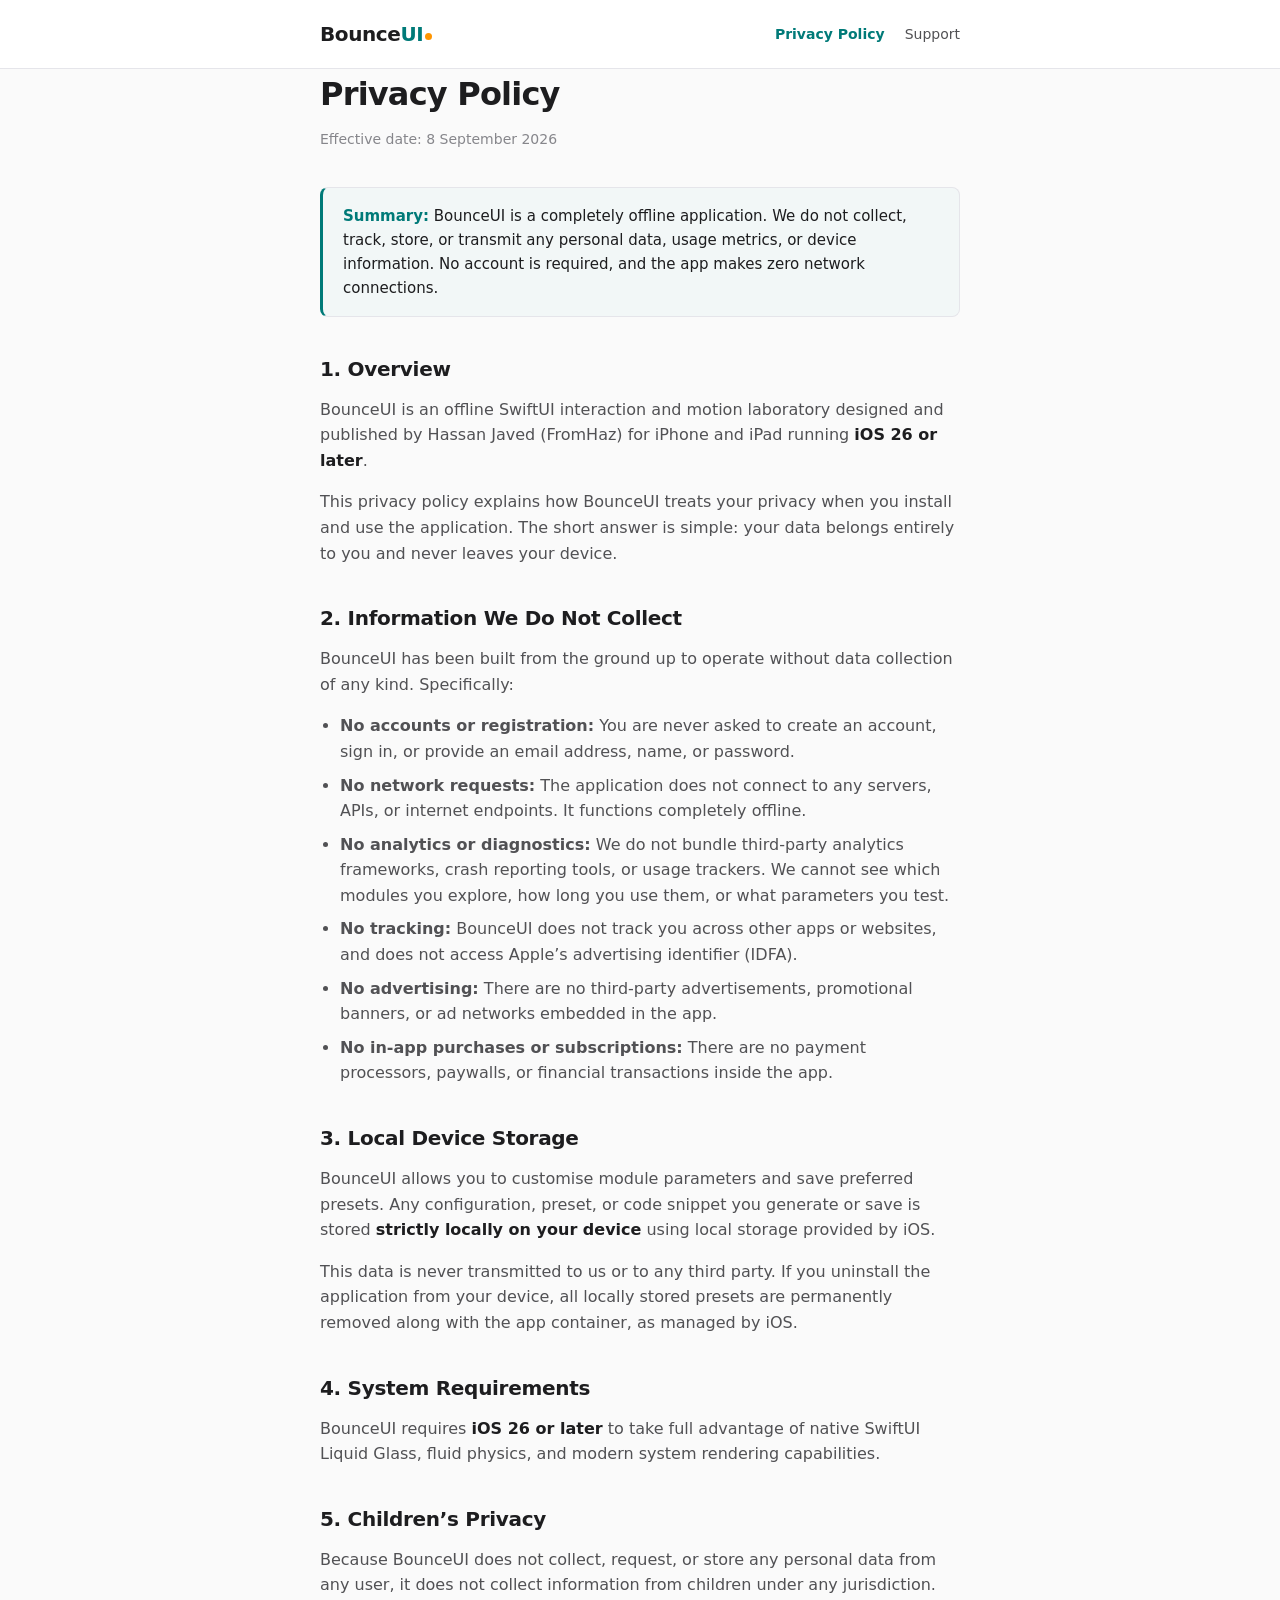
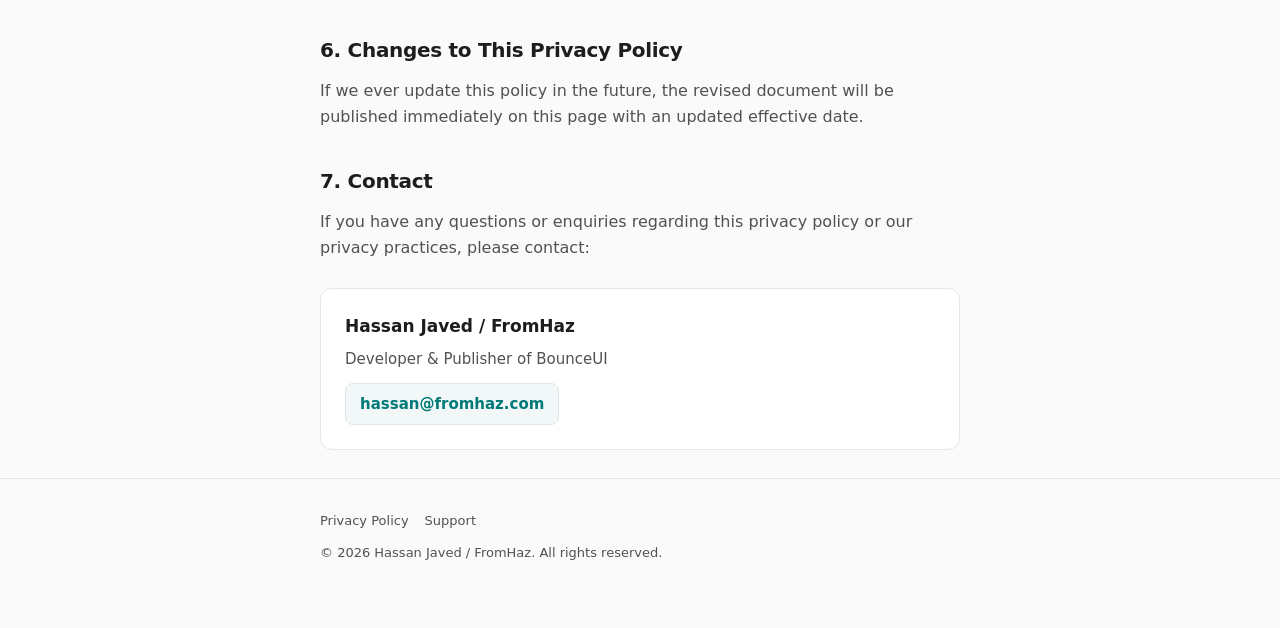
<file: index.html>
<!DOCTYPE html>
<html lang="en-GB">
<head>
  <meta charset="utf-8">
  <meta name="viewport" content="width=device-width, initial-scale=1.0">
  <title>Privacy Policy — BounceUI</title>
  <meta name="description" content="Privacy Policy for BounceUI, an offline SwiftUI interaction and motion laboratory for iOS.">
  <link rel="stylesheet" href="style.css">
</head>
<body>
  <header>
    <div class="container header-content">
      <a href="index.html" class="wordmark" aria-label="BounceUI Home">Bounce<span class="wordmark-tint">UI</span><span class="wordmark-dot" aria-hidden="true"></span></a>
      <nav aria-label="Site navigation">
        <a href="index.html" class="active" aria-current="page">Privacy Policy</a>
        <a href="support.html">Support</a>
      </nav>
    </div>
  </header>

  <main class="container">
    <article>
      <h1>Privacy Policy</h1>
      <p class="meta">Effective date: 8 September 2026</p>

      <div class="callout">
        <p><strong>Summary:</strong> BounceUI is a completely offline application. We do not collect, track, store, or transmit any personal data, usage metrics, or device information. No account is required, and the app makes zero network connections.</p>
      </div>

      <h2>1. Overview</h2>
      <p>BounceUI is an offline SwiftUI interaction and motion laboratory designed and published by Hassan Javed (FromHaz) for iPhone and iPad running <strong>iOS 26 or later</strong>.</p>
      <p>This privacy policy explains how BounceUI treats your privacy when you install and use the application. The short answer is simple: your data belongs entirely to you and never leaves your device.</p>

      <h2>2. Information We Do Not Collect</h2>
      <p>BounceUI has been built from the ground up to operate without data collection of any kind. Specifically:</p>
      <ul>
        <li><strong>No accounts or registration:</strong> You are never asked to create an account, sign in, or provide an email address, name, or password.</li>
        <li><strong>No network requests:</strong> The application does not connect to any servers, APIs, or internet endpoints. It functions completely offline.</li>
        <li><strong>No analytics or diagnostics:</strong> We do not bundle third-party analytics frameworks, crash reporting tools, or usage trackers. We cannot see which modules you explore, how long you use them, or what parameters you test.</li>
        <li><strong>No tracking:</strong> BounceUI does not track you across other apps or websites, and does not access Apple’s advertising identifier (IDFA).</li>
        <li><strong>No advertising:</strong> There are no third-party advertisements, promotional banners, or ad networks embedded in the app.</li>
        <li><strong>No in-app purchases or subscriptions:</strong> There are no payment processors, paywalls, or financial transactions inside the app.</li>
      </ul>

      <h2>3. Local Device Storage</h2>
      <p>BounceUI allows you to customise module parameters and save preferred presets. Any configuration, preset, or code snippet you generate or save is stored <strong>strictly locally on your device</strong> using local storage provided by iOS.</p>
      <p>This data is never transmitted to us or to any third party. If you uninstall the application from your device, all locally stored presets are permanently removed along with the app container, as managed by iOS.</p>

      <h2>4. System Requirements</h2>
      <p>BounceUI requires <strong>iOS 26 or later</strong> to take full advantage of native SwiftUI Liquid Glass, fluid physics, and modern system rendering capabilities.</p>

      <h2>5. Children’s Privacy</h2>
      <p>Because BounceUI does not collect, request, or store any personal data from any user, it does not collect information from children under any jurisdiction.</p>

      <h2>6. Changes to This Privacy Policy</h2>
      <p>If we ever update this policy in the future, the revised document will be published immediately on this page with an updated effective date.</p>

      <h2>7. Contact</h2>
      <p>If you have any questions or enquiries regarding this privacy policy or our privacy practices, please contact:</p>
      <div class="contact-card">
        <h3>Hassan Javed / FromHaz</h3>
        <p>Developer &amp; Publisher of BounceUI</p>
        <a class="email-link" href="mailto:hassan@fromhaz.com">hassan@fromhaz.com</a>
      </div>
    </article>
  </main>

  <footer>
    <div class="container footer-content">
      <div class="footer-links">
        <a href="index.html">Privacy Policy</a>
        <a href="support.html">Support</a>
      </div>
      <p>&copy; 2026 Hassan Javed / FromHaz. All rights reserved.</p>
    </div>
  </footer>
</body>
</html>
</file>
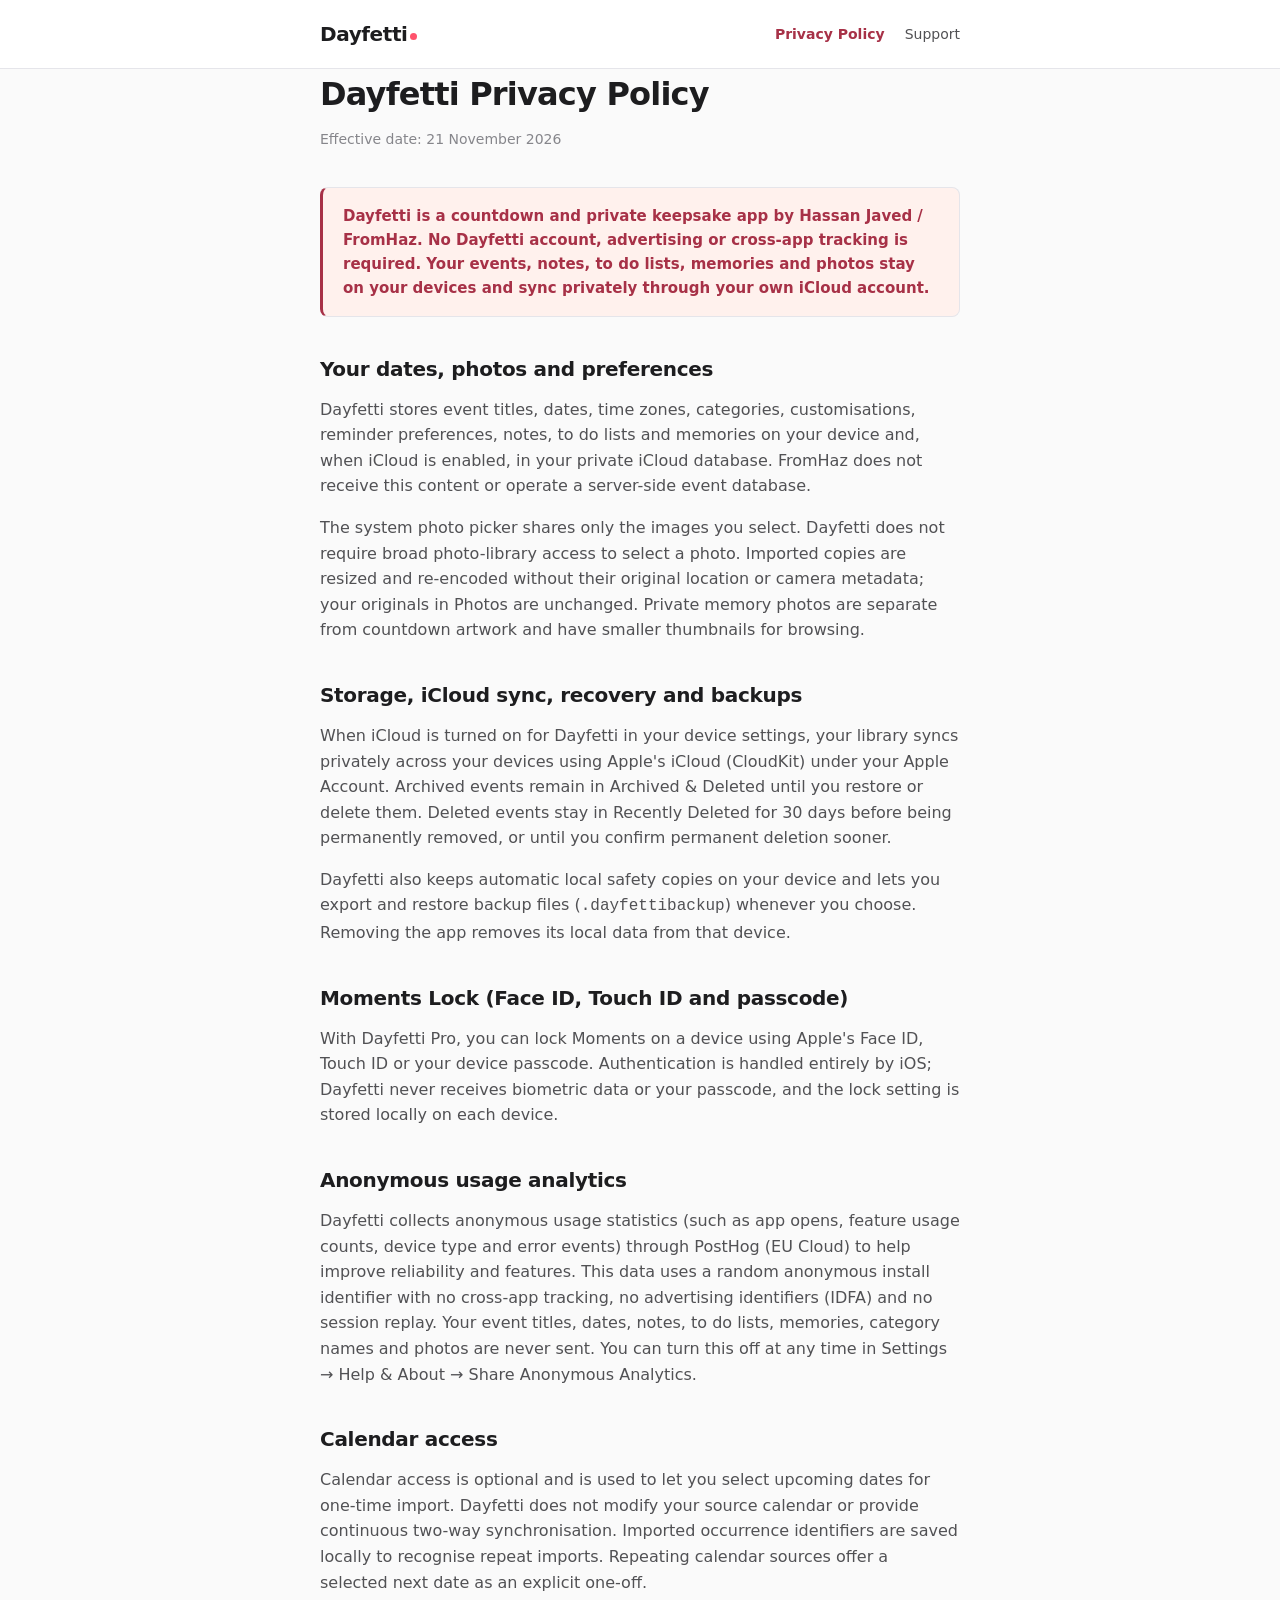
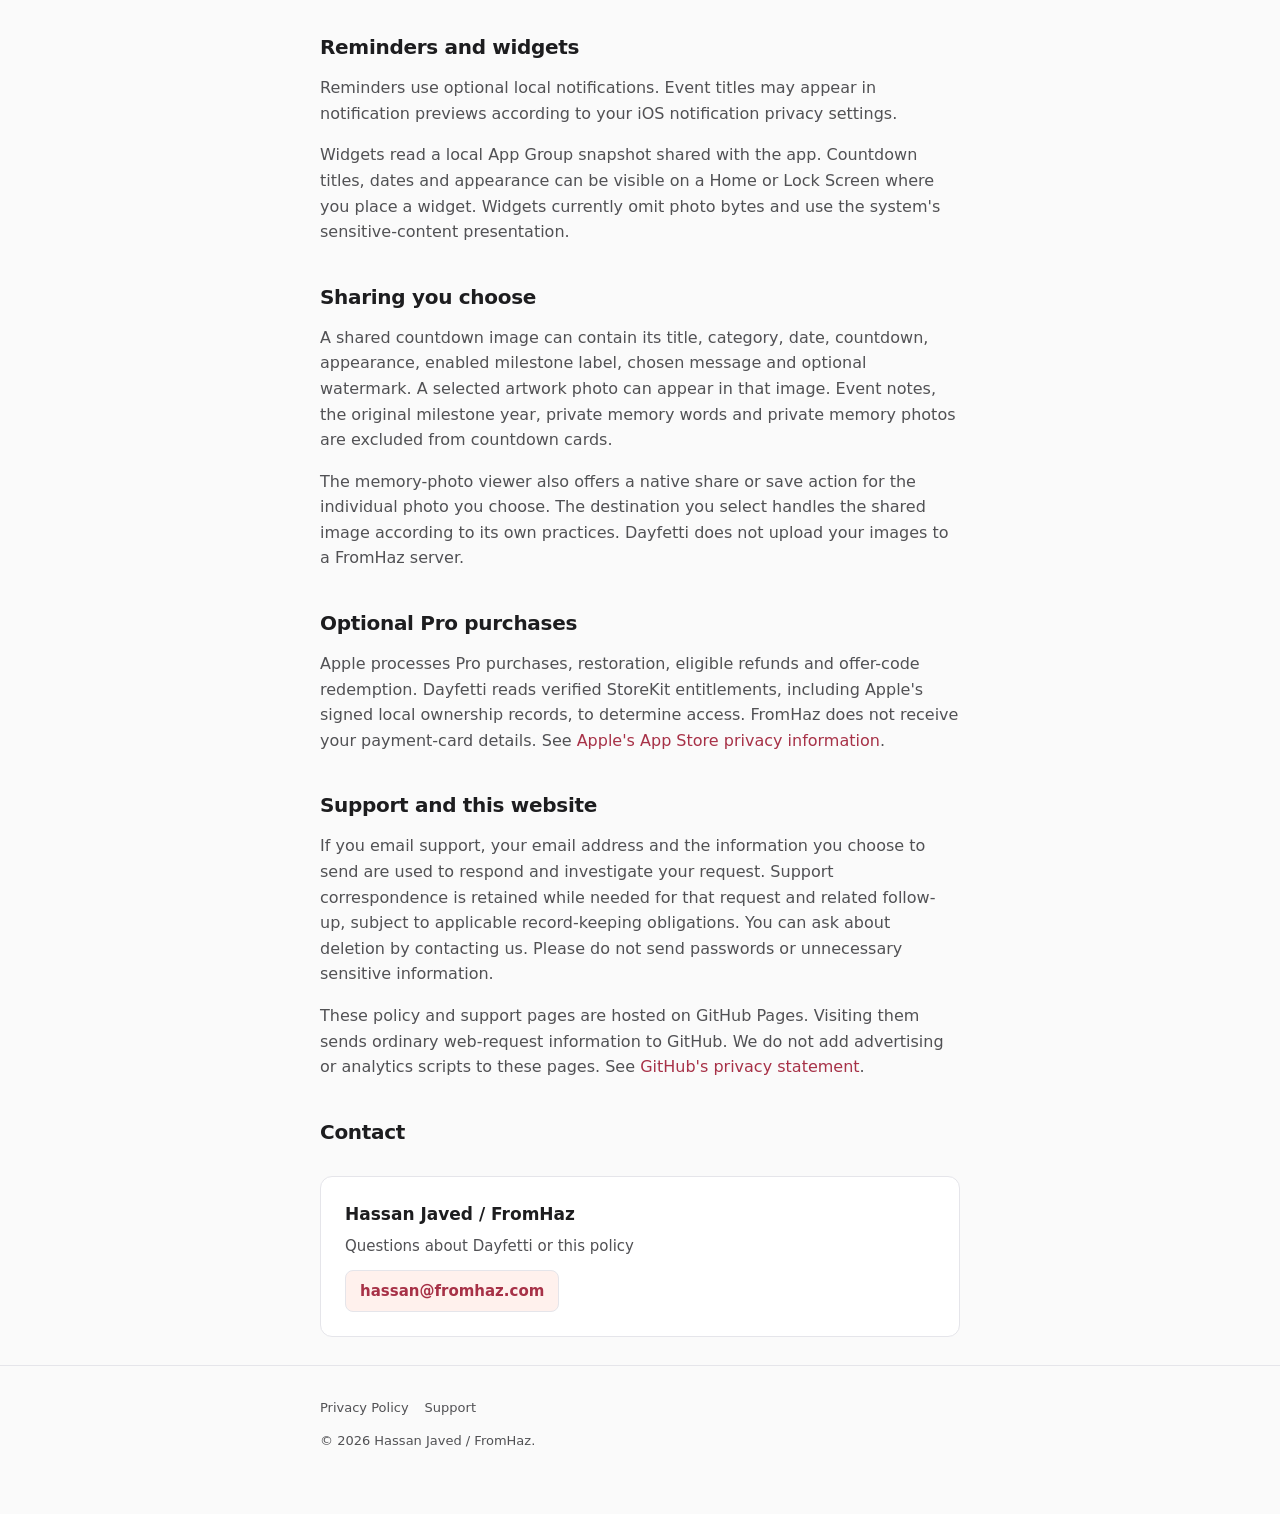
<file: dayfetti-privacy.html>
<!DOCTYPE html>
<html lang="en-GB">
<head>
<meta charset="utf-8">
<meta name="viewport" content="width=device-width, initial-scale=1">
<title>Privacy Policy — Dayfetti</title>
<meta name="description" content="How Dayfetti handles your countdowns, memories, photos, reminders and optional purchases.">
<link rel="stylesheet" href="style.css">
<style>:root{--color-teal:#a73147;--color-teal-hover:#84243a;--color-callout-bg:#fff1ed} .wordmark-dot{background:#ff536c} nav a,nav a:visited{color:var(--color-text-secondary)}nav a.active,nav a:hover,article a,article a:visited,footer a,footer a:visited{color:var(--color-teal)} a:focus-visible{outline:2px solid currentColor;outline-offset:4px}@media(prefers-color-scheme:dark){:root{--color-teal:#ff9aa9;--color-teal-hover:#ffc0ca;--color-callout-bg:#2b1d24}}@media(max-width:400px){.header-content{align-items:flex-start;flex-direction:column;gap:12px}}</style>
</head>
<body>
<header><div class="container header-content"><a href="dayfetti-support.html" class="wordmark">Dayfetti<span class="wordmark-dot" aria-hidden="true"></span></a><nav aria-label="Dayfetti pages"><a href="dayfetti-privacy.html" class="active" aria-current="page">Privacy Policy</a><a href="dayfetti-support.html">Support</a></nav></div></header>
<main class="container"><article><h1>Dayfetti Privacy Policy</h1>
<p class="meta">Effective date: 21 November 2026</p>
<div class="callout"><p><strong>Dayfetti is a countdown and private keepsake app by Hassan Javed / FromHaz. No Dayfetti account, advertising or cross-app tracking is required. Your events, notes, to do lists, memories and photos stay on your devices and sync privately through your own iCloud account.</strong></p></div>
<h2>Your dates, photos and preferences</h2>
<p>Dayfetti stores event titles, dates, time zones, categories, customisations, reminder preferences, notes, to do lists and memories on your device and, when iCloud is enabled, in your private iCloud database. FromHaz does not receive this content or operate a server-side event database.</p>
<p>The system photo picker shares only the images you select. Dayfetti does not require broad photo-library access to select a photo. Imported copies are resized and re-encoded without their original location or camera metadata; your originals in Photos are unchanged. Private memory photos are separate from countdown artwork and have smaller thumbnails for browsing.</p>
<h2>Storage, iCloud sync, recovery and backups</h2>
<p>When iCloud is turned on for Dayfetti in your device settings, your library syncs privately across your devices using Apple's iCloud (CloudKit) under your Apple Account. Archived events remain in Archived &amp; Deleted until you restore or delete them. Deleted events stay in Recently Deleted for 30 days before being permanently removed, or until you confirm permanent deletion sooner.</p>
<p>Dayfetti also keeps automatic local safety copies on your device and lets you export and restore backup files (<code>.dayfettibackup</code>) whenever you choose. Removing the app removes its local data from that device.</p>
<h2>Moments Lock (Face ID, Touch ID and passcode)</h2>
<p>With Dayfetti Pro, you can lock Moments on a device using Apple's Face ID, Touch ID or your device passcode. Authentication is handled entirely by iOS; Dayfetti never receives biometric data or your passcode, and the lock setting is stored locally on each device.</p>
<h2>Anonymous usage analytics</h2>
<p>Dayfetti collects anonymous usage statistics (such as app opens, feature usage counts, device type and error events) through PostHog (EU Cloud) to help improve reliability and features. This data uses a random anonymous install identifier with no cross-app tracking, no advertising identifiers (IDFA) and no session replay. Your event titles, dates, notes, to do lists, memories, category names and photos are never sent. You can turn this off at any time in Settings &rarr; Help &amp; About &rarr; Share Anonymous Analytics.</p>
<h2>Calendar access</h2>
<p>Calendar access is optional and is used to let you select upcoming dates for one-time import. Dayfetti does not modify your source calendar or provide continuous two-way synchronisation. Imported occurrence identifiers are saved locally to recognise repeat imports. Repeating calendar sources offer a selected next date as an explicit one-off.</p>
<h2>Reminders and widgets</h2>
<p>Reminders use optional local notifications. Event titles may appear in notification previews according to your iOS notification privacy settings.</p>
<p>Widgets read a local App Group snapshot shared with the app. Countdown titles, dates and appearance can be visible on a Home or Lock Screen where you place a widget. Widgets currently omit photo bytes and use the system's sensitive-content presentation.</p>
<h2>Sharing you choose</h2>
<p>A shared countdown image can contain its title, category, date, countdown, appearance, enabled milestone label, chosen message and optional watermark. A selected artwork photo can appear in that image. Event notes, the original milestone year, private memory words and private memory photos are excluded from countdown cards.</p>
<p>The memory-photo viewer also offers a native share or save action for the individual photo you choose. The destination you select handles the shared image according to its own practices. Dayfetti does not upload your images to a FromHaz server.</p>
<h2>Optional Pro purchases</h2>
<p>Apple processes Pro purchases, restoration, eligible refunds and offer-code redemption. Dayfetti reads verified StoreKit entitlements, including Apple's signed local ownership records, to determine access. FromHaz does not receive your payment-card details. See <a href="https://www.apple.com/legal/privacy/data/en/app-store/">Apple's App Store privacy information</a>.</p>
<h2>Support and this website</h2>
<p>If you email support, your email address and the information you choose to send are used to respond and investigate your request. Support correspondence is retained while needed for that request and related follow-up, subject to applicable record-keeping obligations. You can ask about deletion by contacting us. Please do not send passwords or unnecessary sensitive information.</p>
<p>These policy and support pages are hosted on GitHub Pages. Visiting them sends ordinary web-request information to GitHub. We do not add advertising or analytics scripts to these pages. See <a href="https://docs.github.com/en/site-policy/privacy-policies/github-general-privacy-statement">GitHub's privacy statement</a>.</p>
<h2>Contact</h2>
<div class="contact-card"><h3>Hassan Javed / FromHaz</h3><p>Questions about Dayfetti or this policy</p><a class="email-link" href="mailto:hassan@fromhaz.com?subject=Dayfetti%20privacy">hassan@fromhaz.com</a></div></article></main>
<footer><div class="container footer-content"><div class="footer-links"><a href="dayfetti-privacy.html">Privacy Policy</a><a href="dayfetti-support.html">Support</a></div><p>&copy; 2026 Hassan Javed / FromHaz.</p></div></footer>
</body></html>
</file>
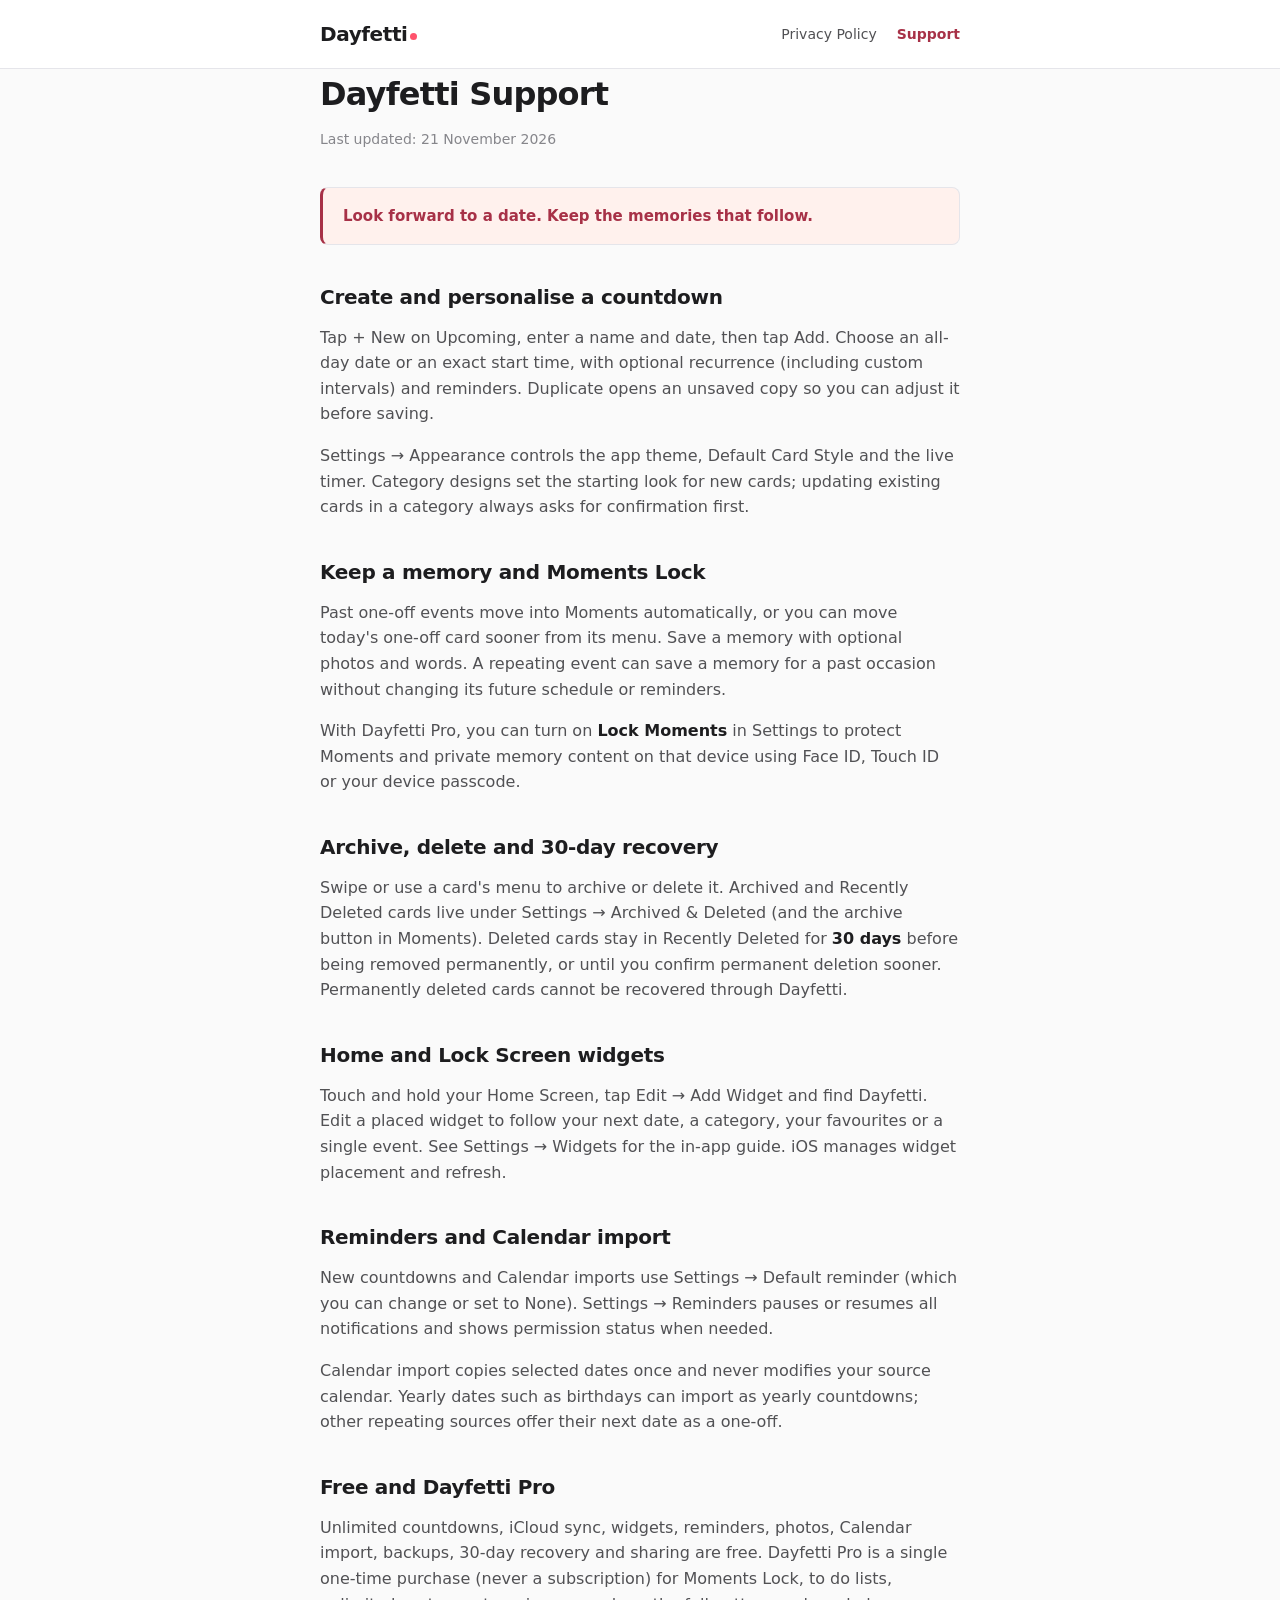
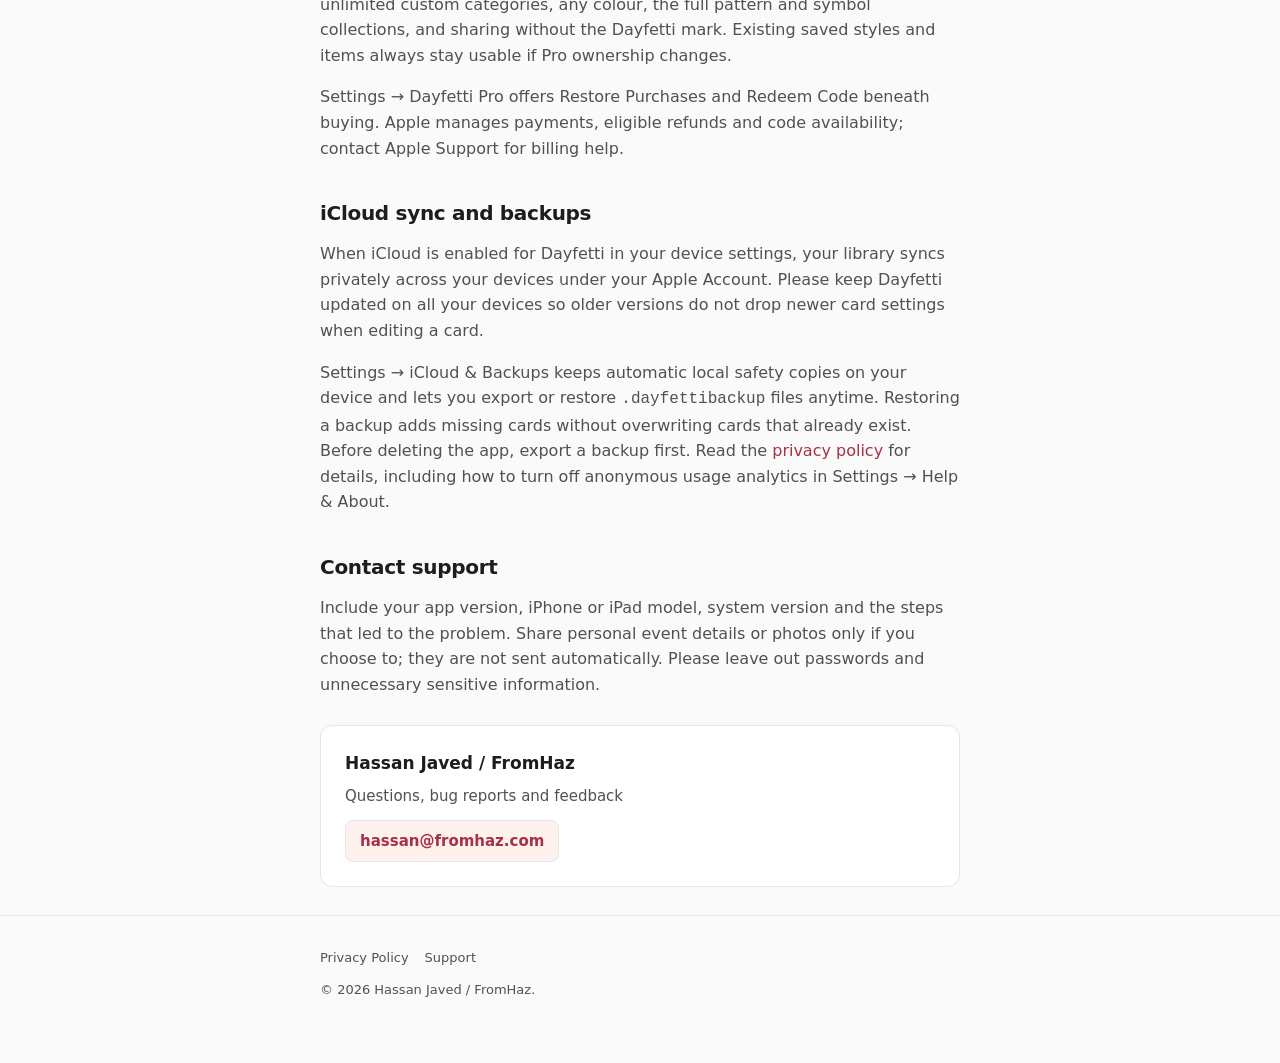
<file: dayfetti-support.html>
<!DOCTYPE html>
<html lang="en-GB">
<head>
<meta charset="utf-8">
<meta name="viewport" content="width=device-width, initial-scale=1">
<title>Support — Dayfetti</title>
<meta name="description" content="Help with Dayfetti countdowns, widgets, memories, recovery and Pro purchases.">
<link rel="stylesheet" href="style.css">
<style>:root{--color-teal:#a73147;--color-teal-hover:#84243a;--color-callout-bg:#fff1ed} .wordmark-dot{background:#ff536c} nav a,nav a:visited{color:var(--color-text-secondary)}nav a.active,nav a:hover,article a,article a:visited,footer a,footer a:visited{color:var(--color-teal)} a:focus-visible{outline:2px solid currentColor;outline-offset:4px}@media(prefers-color-scheme:dark){:root{--color-teal:#ff9aa9;--color-teal-hover:#ffc0ca;--color-callout-bg:#2b1d24}}@media(max-width:400px){.header-content{align-items:flex-start;flex-direction:column;gap:12px}}</style>
</head>
<body>
<header><div class="container header-content"><a href="dayfetti-support.html" class="wordmark">Dayfetti<span class="wordmark-dot" aria-hidden="true"></span></a><nav aria-label="Dayfetti pages"><a href="dayfetti-privacy.html">Privacy Policy</a><a href="dayfetti-support.html" class="active" aria-current="page">Support</a></nav></div></header>
<main class="container"><article><h1>Dayfetti Support</h1><p class="meta">Last updated: 21 November 2026</p>
<div class="callout"><p><strong>Look forward to a date. Keep the memories that follow.</strong></p></div>
<h2>Create and personalise a countdown</h2>
<p>Tap + New on Upcoming, enter a name and date, then tap Add. Choose an all-day date or an exact start time, with optional recurrence (including custom intervals) and reminders. Duplicate opens an unsaved copy so you can adjust it before saving.</p>
<p>Settings &rarr; Appearance controls the app theme, Default Card Style and the live timer. Category designs set the starting look for new cards; updating existing cards in a category always asks for confirmation first.</p>
<h2>Keep a memory and Moments Lock</h2>
<p>Past one-off events move into Moments automatically, or you can move today's one-off card sooner from its menu. Save a memory with optional photos and words. A repeating event can save a memory for a past occasion without changing its future schedule or reminders.</p>
<p>With Dayfetti Pro, you can turn on <strong>Lock Moments</strong> in Settings to protect Moments and private memory content on that device using Face ID, Touch ID or your device passcode.</p>
<h2>Archive, delete and 30-day recovery</h2>
<p>Swipe or use a card's menu to archive or delete it. Archived and Recently Deleted cards live under Settings &rarr; Archived &amp; Deleted (and the archive button in Moments). Deleted cards stay in Recently Deleted for <strong>30 days</strong> before being removed permanently, or until you confirm permanent deletion sooner. Permanently deleted cards cannot be recovered through Dayfetti.</p>
<h2>Home and Lock Screen widgets</h2>
<p>Touch and hold your Home Screen, tap Edit &rarr; Add Widget and find Dayfetti. Edit a placed widget to follow your next date, a category, your favourites or a single event. See Settings &rarr; Widgets for the in-app guide. iOS manages widget placement and refresh.</p>
<h2>Reminders and Calendar import</h2>
<p>New countdowns and Calendar imports use Settings &rarr; Default reminder (which you can change or set to None). Settings &rarr; Reminders pauses or resumes all notifications and shows permission status when needed.</p>
<p>Calendar import copies selected dates once and never modifies your source calendar. Yearly dates such as birthdays can import as yearly countdowns; other repeating sources offer their next date as a one-off.</p>
<h2>Free and Dayfetti Pro</h2>
<p>Unlimited countdowns, iCloud sync, widgets, reminders, photos, Calendar import, backups, 30-day recovery and sharing are free. Dayfetti Pro is a single one-time purchase (never a subscription) for Moments Lock, to do lists, unlimited custom categories, any colour, the full pattern and symbol collections, and sharing without the Dayfetti mark. Existing saved styles and items always stay usable if Pro ownership changes.</p>
<p>Settings &rarr; Dayfetti Pro offers Restore Purchases and Redeem Code beneath buying. Apple manages payments, eligible refunds and code availability; contact Apple Support for billing help.</p>
<h2>iCloud sync and backups</h2>
<p>When iCloud is enabled for Dayfetti in your device settings, your library syncs privately across your devices under your Apple Account. Please keep Dayfetti updated on all your devices so older versions do not drop newer card settings when editing a card.</p>
<p>Settings &rarr; iCloud &amp; Backups keeps automatic local safety copies on your device and lets you export or restore <code>.dayfettibackup</code> files anytime. Restoring a backup adds missing cards without overwriting cards that already exist. Before deleting the app, export a backup first. Read the <a href="dayfetti-privacy.html">privacy policy</a> for details, including how to turn off anonymous usage analytics in Settings &rarr; Help &amp; About.</p>
<h2>Contact support</h2>
<p>Include your app version, iPhone or iPad model, system version and the steps that led to the problem. Share personal event details or photos only if you choose to; they are not sent automatically. Please leave out passwords and unnecessary sensitive information.</p>
<div class="contact-card"><h3>Hassan Javed / FromHaz</h3><p>Questions, bug reports and feedback</p><a class="email-link" href="mailto:hassan@fromhaz.com?subject=Dayfetti%20support">hassan@fromhaz.com</a></div></article></main>
<footer><div class="container footer-content"><div class="footer-links"><a href="dayfetti-privacy.html">Privacy Policy</a><a href="dayfetti-support.html">Support</a></div><p>&copy; 2026 Hassan Javed / FromHaz.</p></div></footer>
</body></html>
</file>
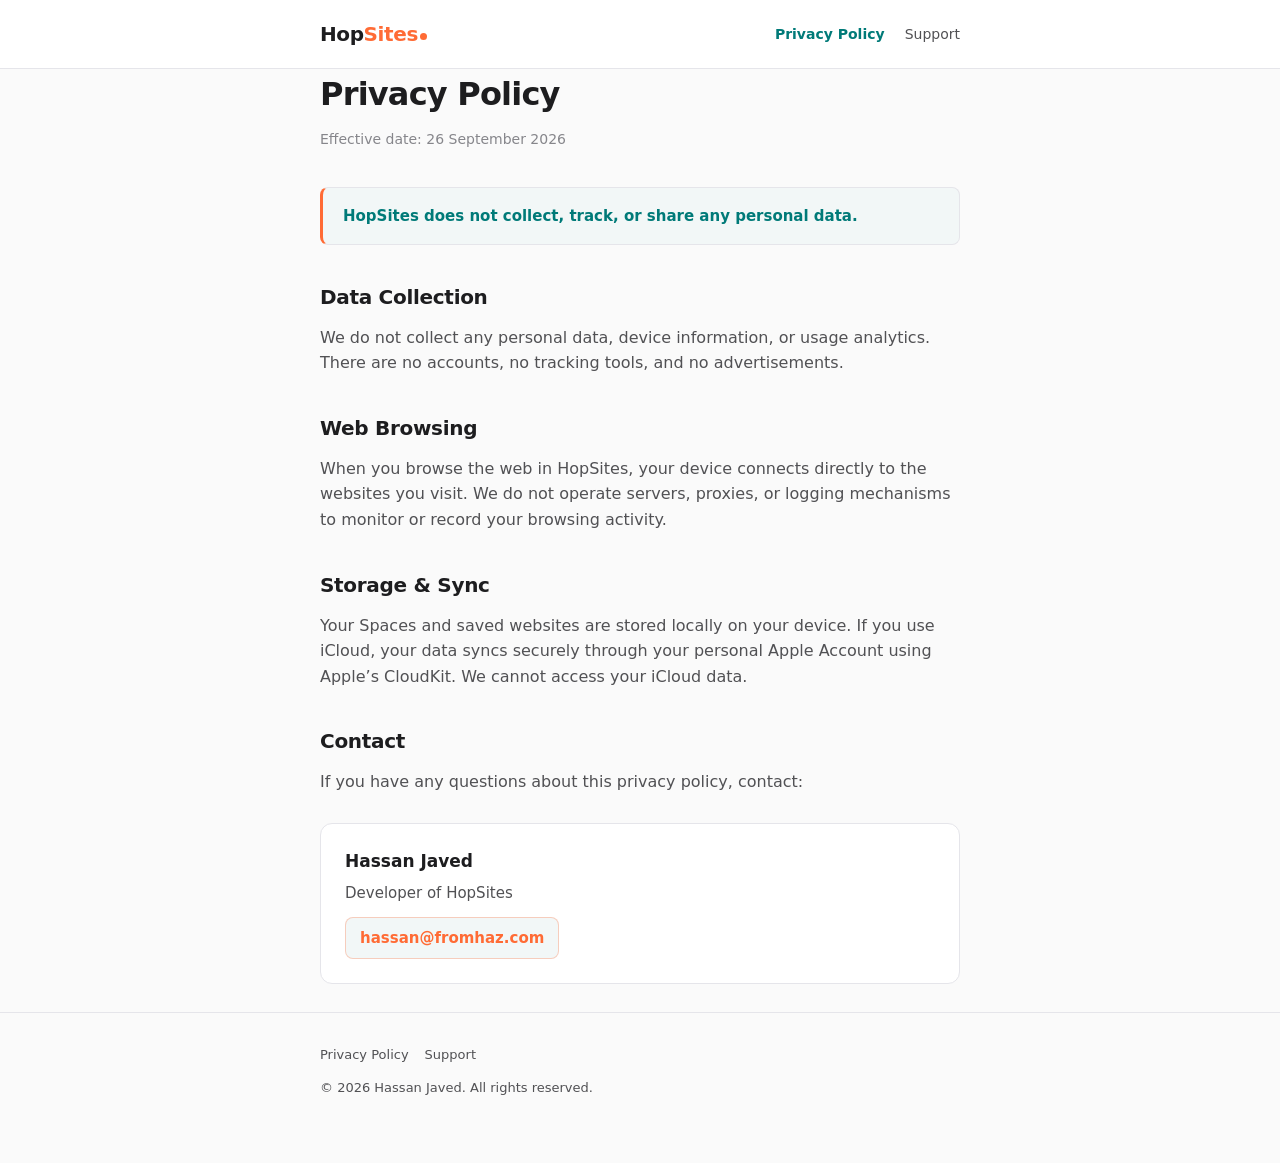
<file: hopsites-privacy.html>
<!DOCTYPE html>
<html lang="en-GB">
<head>
  <meta charset="utf-8">
  <meta name="viewport" content="width=device-width, initial-scale=1.0">
  <title>Privacy Policy — HopSites</title>
  <link rel="stylesheet" href="style.css">
  <style>
    .wordmark-tint-hopsites { color: #ff6b35; }
  </style>
</head>
<body>
  <header>
    <div class="container header-content">
      <a href="hopsites-privacy.html" class="wordmark" aria-label="HopSites Home">Hop<span class="wordmark-tint-hopsites">Sites</span><span class="wordmark-dot" style="background-color: #ff6b35;" aria-hidden="true"></span></a>
      <nav aria-label="Site navigation">
        <a href="hopsites-privacy.html" class="active" aria-current="page">Privacy Policy</a>
        <a href="hopsites-support.html">Support</a>
      </nav>
    </div>
  </header>

  <main class="container">
    <article>
      <h1>Privacy Policy</h1>
      <p class="meta">Effective date: 26 September 2026</p>

      <div class="callout" style="border-left-color: #ff6b35;">
        <p><strong>HopSites does not collect, track, or share any personal data.</strong></p>
      </div>

      <h2>Data Collection</h2>
      <p>We do not collect any personal data, device information, or usage analytics. There are no accounts, no tracking tools, and no advertisements.</p>

      <h2>Web Browsing</h2>
      <p>When you browse the web in HopSites, your device connects directly to the websites you visit. We do not operate servers, proxies, or logging mechanisms to monitor or record your browsing activity.</p>

      <h2>Storage &amp; Sync</h2>
      <p>Your Spaces and saved websites are stored locally on your device. If you use iCloud, your data syncs securely through your personal Apple Account using Apple’s CloudKit. We cannot access your iCloud data.</p>

      <h2>Contact</h2>
      <p>If you have any questions about this privacy policy, contact:</p>
      <div class="contact-card">
        <h3>Hassan Javed</h3>
        <p>Developer of HopSites</p>
        <a class="email-link" href="mailto:hassan@fromhaz.com" style="color: #ff6b35; border-color: rgba(255, 107, 53, 0.3);">hassan@fromhaz.com</a>
      </div>
    </article>
  </main>

  <footer>
    <div class="container footer-content">
      <div class="footer-links">
        <a href="hopsites-privacy.html">Privacy Policy</a>
        <a href="hopsites-support.html">Support</a>
      </div>
      <p>&copy; 2026 Hassan Javed. All rights reserved.</p>
    </div>
  </footer>
</body>
</html>
</file>
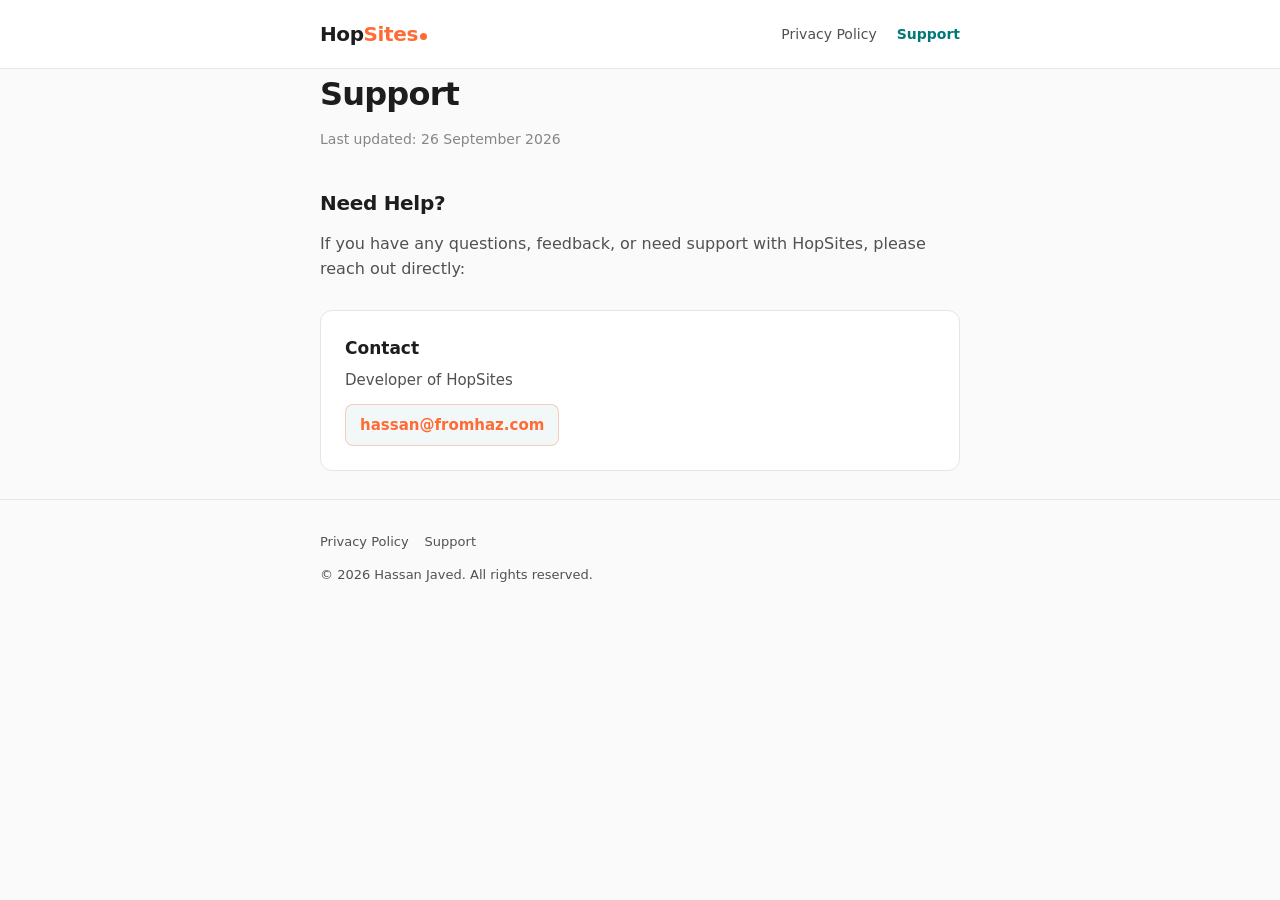
<file: hopsites-support.html>
<!DOCTYPE html>
<html lang="en-GB">
<head>
  <meta charset="utf-8">
  <meta name="viewport" content="width=device-width, initial-scale=1.0">
  <title>Support — HopSites</title>
  <link rel="stylesheet" href="style.css">
  <style>
    .wordmark-tint-hopsites { color: #ff6b35; }
  </style>
</head>
<body>
  <header>
    <div class="container header-content">
      <a href="hopsites-privacy.html" class="wordmark" aria-label="HopSites Home">Hop<span class="wordmark-tint-hopsites">Sites</span><span class="wordmark-dot" style="background-color: #ff6b35;" aria-hidden="true"></span></a>
      <nav aria-label="Site navigation">
        <a href="hopsites-privacy.html">Privacy Policy</a>
        <a href="hopsites-support.html" class="active" aria-current="page">Support</a>
      </nav>
    </div>
  </header>

  <main class="container">
    <article>
      <h1>Support</h1>
      <p class="meta">Last updated: 26 September 2026</p>

      <h2>Need Help?</h2>
      <p>If you have any questions, feedback, or need support with HopSites, please reach out directly:</p>

      <div class="contact-card">
        <h3>Contact</h3>
        <p>Developer of HopSites</p>
        <a class="email-link" href="mailto:hassan@fromhaz.com" style="color: #ff6b35; border-color: rgba(255, 107, 53, 0.3);">hassan@fromhaz.com</a>
      </div>
    </article>
  </main>

  <footer>
    <div class="container footer-content">
      <div class="footer-links">
        <a href="hopsites-privacy.html">Privacy Policy</a>
        <a href="hopsites-support.html">Support</a>
      </div>
      <p>&copy; 2026 Hassan Javed. All rights reserved.</p>
    </div>
  </footer>
</body>
</html>
</file>
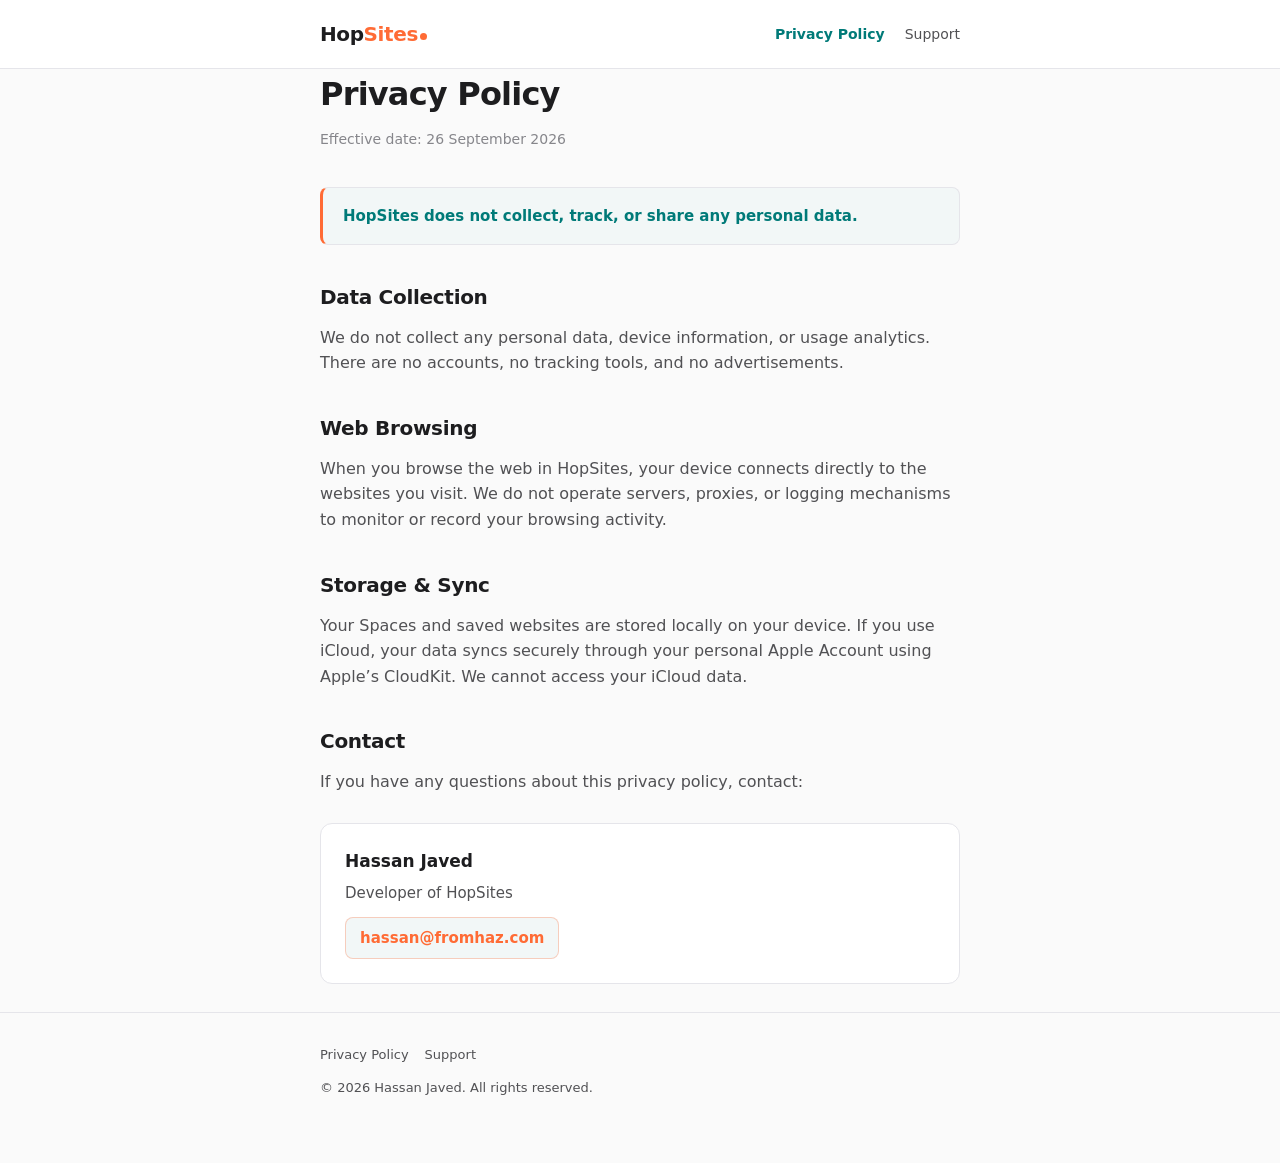
<file: hopsites.html>
<!DOCTYPE html>
<html lang="en-GB">
<head>
  <meta charset="utf-8">
  <meta http-equiv="refresh" content="0; url=hopsites-privacy.html">
  <title>HopSites — Privacy Policy</title>
  <link rel="canonical" href="hopsites-privacy.html">
  <script>window.location.replace("hopsites-privacy.html");</script>
</head>
<body>
  <p>Redirecting to <a href="hopsites-privacy.html">HopSites Privacy Policy</a>...</p>
</body>
</html>
</file>
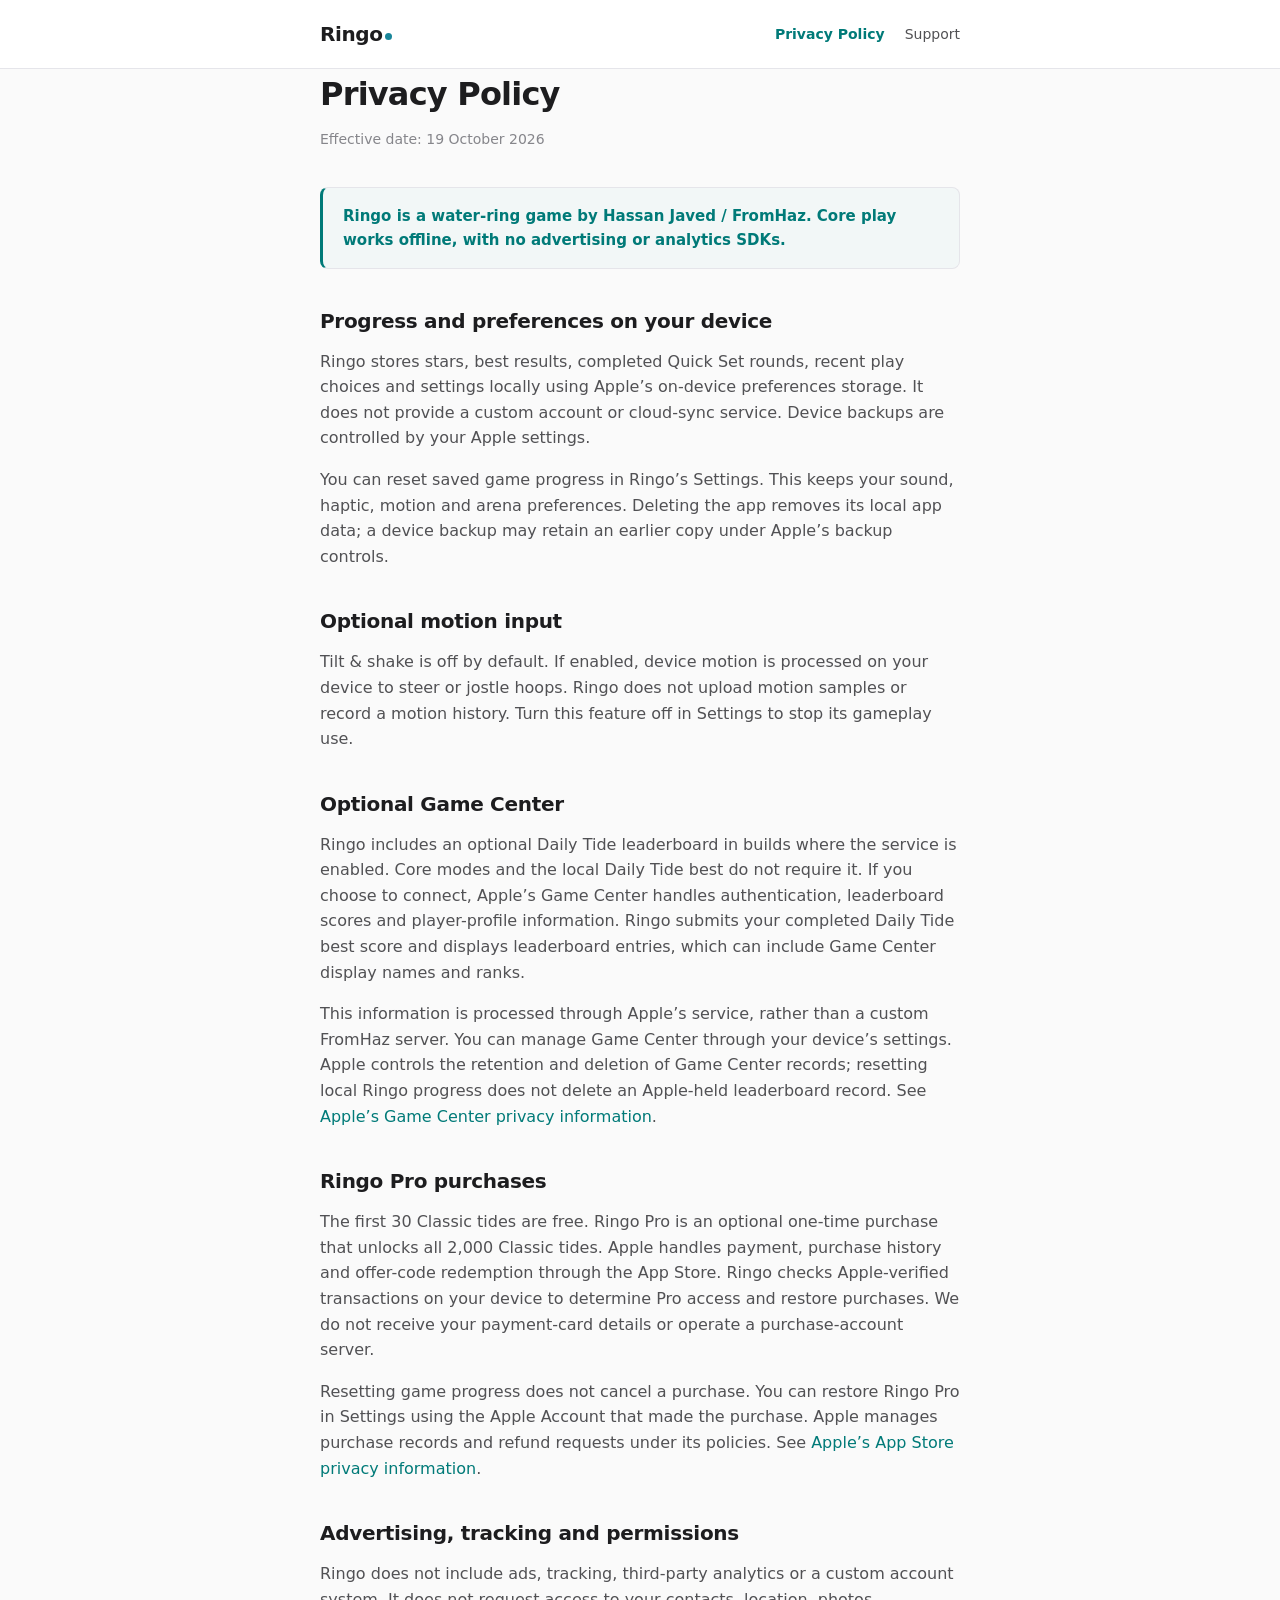
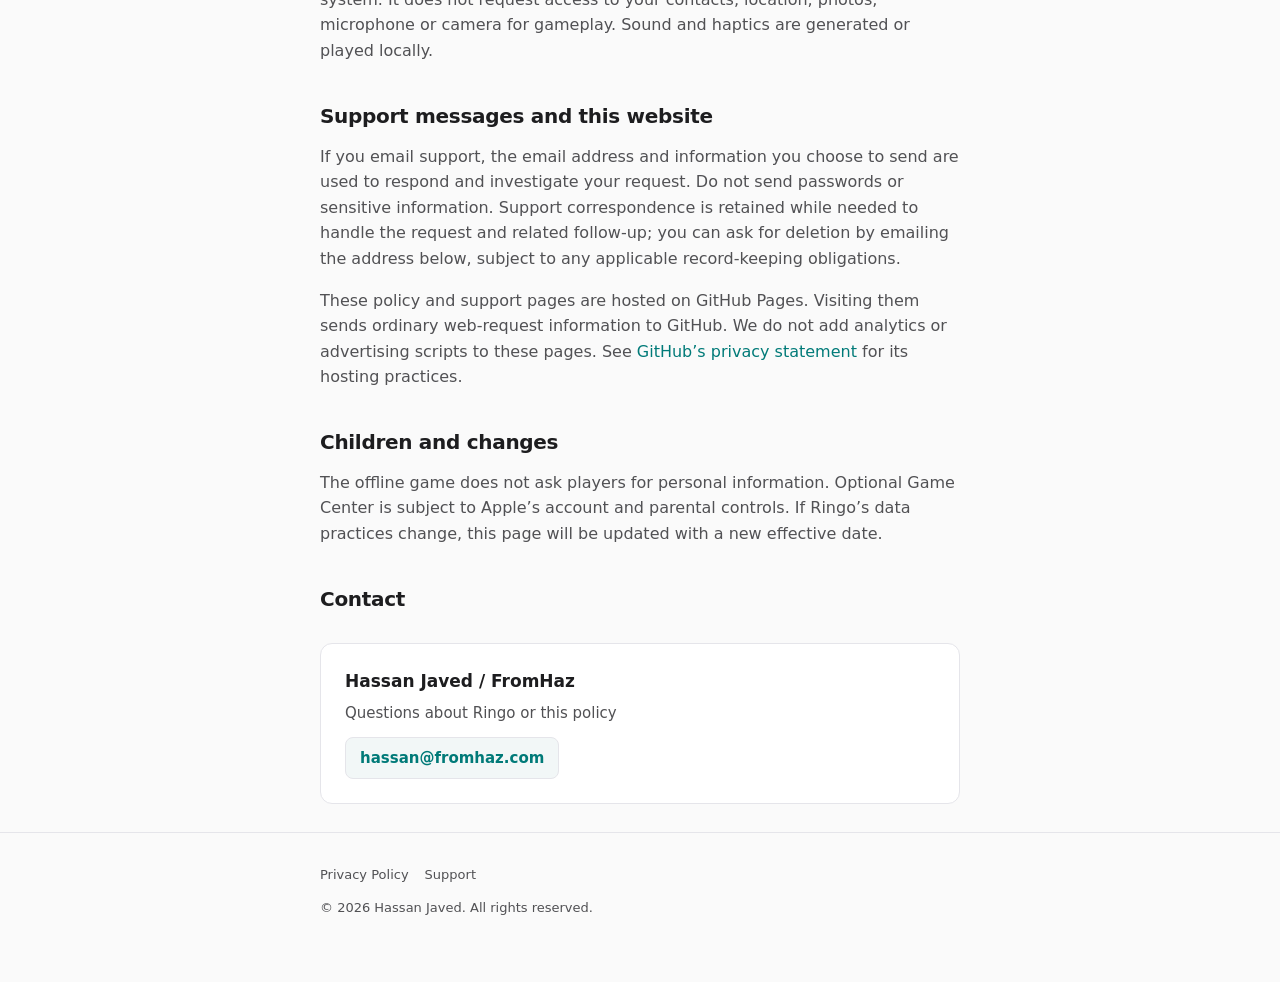
<file: ringo-privacy.html>
<!DOCTYPE html>
<html lang="en-GB">
<head>
  <meta charset="utf-8">
  <meta name="viewport" content="width=device-width, initial-scale=1.0">
  <title>Privacy Policy — Ringo</title>
  <link rel="stylesheet" href="style.css">
  <style>
    .wordmark-tint-ringo { color: #19869a; }
  </style>
</head>
<body>
  <header>
    <div class="container header-content">
      <a href="ringo-privacy.html" class="wordmark" aria-label="Ringo Home">Ringo<span class="wordmark-dot" style="background-color: #19869a;" aria-hidden="true"></span></a>
      <nav aria-label="Site navigation">
        <a href="ringo-privacy.html" class="active" aria-current="page">Privacy Policy</a>
        <a href="ringo-support.html">Support</a>
      </nav>
    </div>
  </header>

  <main class="container">
    <article>
      <h1>Privacy Policy</h1>
      <p class="meta">Effective date: 19 October 2026</p>
      <div class="callout"><p><strong>Ringo is a water-ring game by Hassan Javed / FromHaz. Core play works offline, with no advertising or analytics SDKs.</strong></p></div>
      <h2>Progress and preferences on your device</h2>
      <p>Ringo stores stars, best results, completed Quick Set rounds, recent play choices and settings locally using Apple’s on-device preferences storage. It does not provide a custom account or cloud-sync service. Device backups are controlled by your Apple settings.</p>
      <p>You can reset saved game progress in Ringo’s Settings. This keeps your sound, haptic, motion and arena preferences. Deleting the app removes its local app data; a device backup may retain an earlier copy under Apple’s backup controls.</p>
      <h2>Optional motion input</h2>
      <p>Tilt &amp; shake is off by default. If enabled, device motion is processed on your device to steer or jostle hoops. Ringo does not upload motion samples or record a motion history. Turn this feature off in Settings to stop its gameplay use.</p>
      <h2>Optional Game Center</h2>
      <p>Ringo includes an optional Daily Tide leaderboard in builds where the service is enabled. Core modes and the local Daily Tide best do not require it. If you choose to connect, Apple’s Game Center handles authentication, leaderboard scores and player-profile information. Ringo submits your completed Daily Tide best score and displays leaderboard entries, which can include Game Center display names and ranks.</p>
      <p>This information is processed through Apple’s service, rather than a custom FromHaz server. You can manage Game Center through your device’s settings. Apple controls the retention and deletion of Game Center records; resetting local Ringo progress does not delete an Apple-held leaderboard record. See <a href="https://www.apple.com/legal/privacy/data/en/game-center/">Apple’s Game Center privacy information</a>.</p>
      <h2>Ringo Pro purchases</h2>
      <p>The first 30 Classic tides are free. Ringo Pro is an optional one-time purchase that unlocks all 2,000 Classic tides. Apple handles payment, purchase history and offer-code redemption through the App Store. Ringo checks Apple-verified transactions on your device to determine Pro access and restore purchases. We do not receive your payment-card details or operate a purchase-account server.</p>
      <p>Resetting game progress does not cancel a purchase. You can restore Ringo Pro in Settings using the Apple Account that made the purchase. Apple manages purchase records and refund requests under its policies. See <a href="https://www.apple.com/legal/privacy/data/en/app-store/">Apple’s App Store privacy information</a>.</p>
      <h2>Advertising, tracking and permissions</h2>
      <p>Ringo does not include ads, tracking, third-party analytics or a custom account system. It does not request access to your contacts, location, photos, microphone or camera for gameplay. Sound and haptics are generated or played locally.</p>
      <h2>Support messages and this website</h2>
      <p>If you email support, the email address and information you choose to send are used to respond and investigate your request. Do not send passwords or sensitive information. Support correspondence is retained while needed to handle the request and related follow-up; you can ask for deletion by emailing the address below, subject to any applicable record-keeping obligations.</p>
      <p>These policy and support pages are hosted on GitHub Pages. Visiting them sends ordinary web-request information to GitHub. We do not add analytics or advertising scripts to these pages. See <a href="https://docs.github.com/en/site-policy/privacy-policies/github-general-privacy-statement">GitHub’s privacy statement</a> for its hosting practices.</p>
      <h2>Children and changes</h2>
      <p>The offline game does not ask players for personal information. Optional Game Center is subject to Apple’s account and parental controls. If Ringo’s data practices change, this page will be updated with a new effective date.</p>
      <h2>Contact</h2>
      <div class="contact-card"><h3>Hassan Javed / FromHaz</h3><p>Questions about Ringo or this policy</p><a class="email-link" href="mailto:hassan@fromhaz.com">hassan@fromhaz.com</a></div>
    </article>
  </main>

  <footer>
    <div class="container footer-content">
      <div class="footer-links">
        <a href="ringo-privacy.html">Privacy Policy</a>
        <a href="ringo-support.html">Support</a>
      </div>
      <p>&copy; 2026 Hassan Javed. All rights reserved.</p>
    </div>
  </footer>
</body>
</html>
</file>
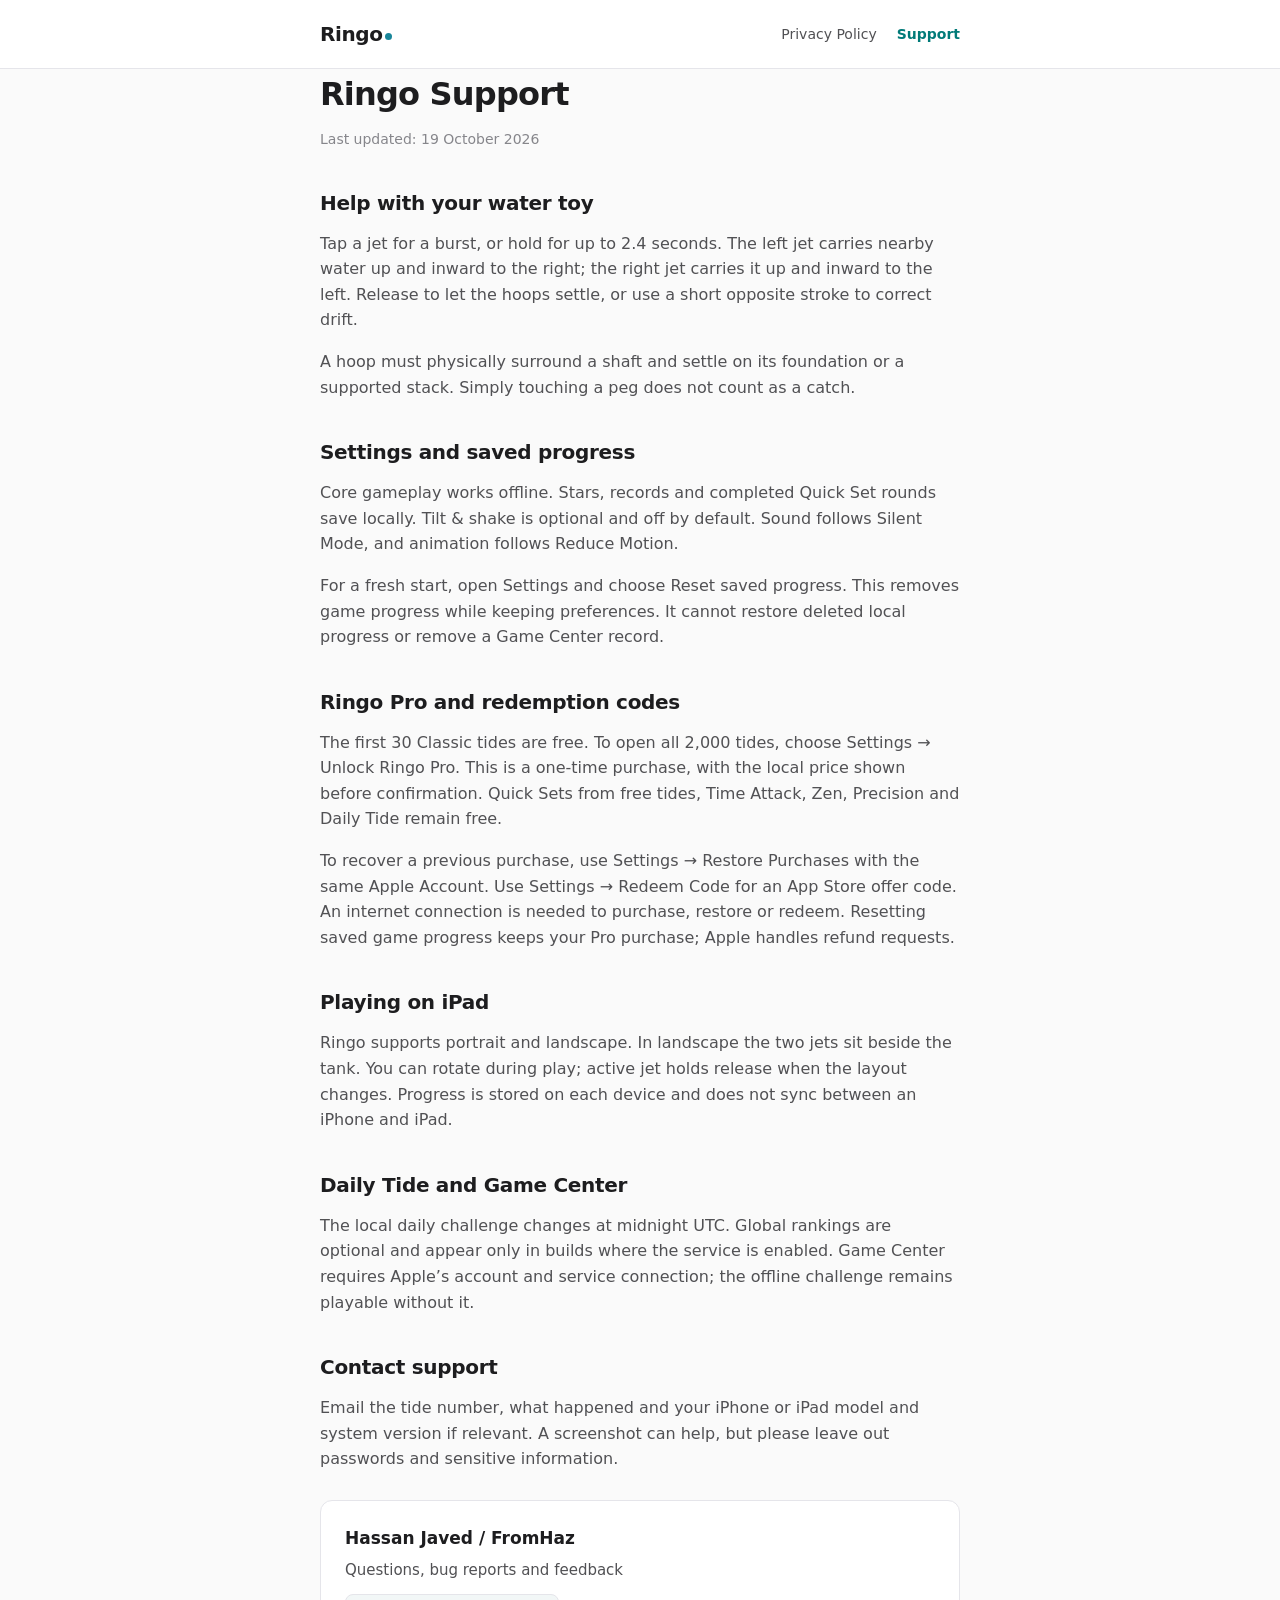
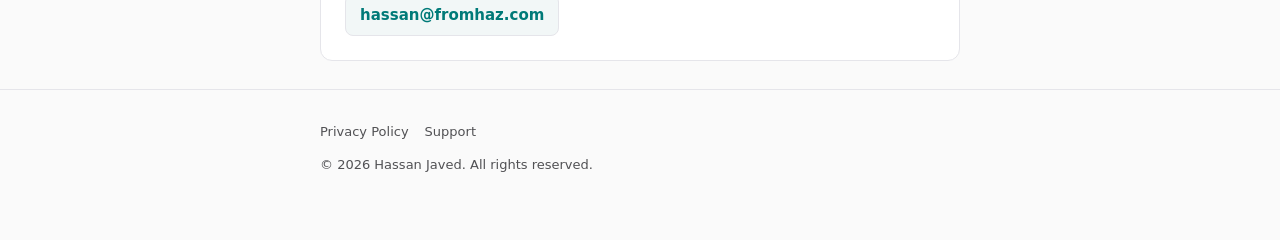
<file: ringo-support.html>
<!DOCTYPE html>
<html lang="en-GB">
<head>
  <meta charset="utf-8">
  <meta name="viewport" content="width=device-width, initial-scale=1.0">
  <title>Support — Ringo</title>
  <link rel="stylesheet" href="style.css">
  <style>
    .wordmark-tint-ringo { color: #19869a; }
  </style>
</head>
<body>
  <header>
    <div class="container header-content">
      <a href="ringo-privacy.html" class="wordmark" aria-label="Ringo Home">Ringo<span class="wordmark-dot" style="background-color: #19869a;" aria-hidden="true"></span></a>
      <nav aria-label="Site navigation">
        <a href="ringo-privacy.html">Privacy Policy</a>
        <a href="ringo-support.html" class="active" aria-current="page">Support</a>
      </nav>
    </div>
  </header>

  <main class="container">
    <article>
      <h1>Ringo Support</h1>
      <p class="meta">Last updated: 19 October 2026</p>
      <h2>Help with your water toy</h2>
      <p>Tap a jet for a burst, or hold for up to 2.4 seconds. The left jet carries nearby water up and inward to the right; the right jet carries it up and inward to the left. Release to let the hoops settle, or use a short opposite stroke to correct drift.</p>
      <p>A hoop must physically surround a shaft and settle on its foundation or a supported stack. Simply touching a peg does not count as a catch.</p>
      <h2>Settings and saved progress</h2>
      <p>Core gameplay works offline. Stars, records and completed Quick Set rounds save locally. Tilt &amp; shake is optional and off by default. Sound follows Silent Mode, and animation follows Reduce Motion.</p>
      <p>For a fresh start, open Settings and choose Reset saved progress. This removes game progress while keeping preferences. It cannot restore deleted local progress or remove a Game Center record.</p>
      <h2>Ringo Pro and redemption codes</h2>
      <p>The first 30 Classic tides are free. To open all 2,000 tides, choose Settings → Unlock Ringo Pro. This is a one-time purchase, with the local price shown before confirmation. Quick Sets from free tides, Time Attack, Zen, Precision and Daily Tide remain free.</p>
      <p>To recover a previous purchase, use Settings → Restore Purchases with the same Apple Account. Use Settings → Redeem Code for an App Store offer code. An internet connection is needed to purchase, restore or redeem. Resetting saved game progress keeps your Pro purchase; Apple handles refund requests.</p>
      <h2>Playing on iPad</h2>
      <p>Ringo supports portrait and landscape. In landscape the two jets sit beside the tank. You can rotate during play; active jet holds release when the layout changes. Progress is stored on each device and does not sync between an iPhone and iPad.</p>
      <h2>Daily Tide and Game Center</h2>
      <p>The local daily challenge changes at midnight UTC. Global rankings are optional and appear only in builds where the service is enabled. Game Center requires Apple’s account and service connection; the offline challenge remains playable without it.</p>
      <h2>Contact support</h2>
      <p>Email the tide number, what happened and your iPhone or iPad model and system version if relevant. A screenshot can help, but please leave out passwords and sensitive information.</p>
      <div class="contact-card"><h3>Hassan Javed / FromHaz</h3><p>Questions, bug reports and feedback</p><a class="email-link" href="mailto:hassan@fromhaz.com?subject=Ringo%20support">hassan@fromhaz.com</a></div>
    </article>
  </main>

  <footer>
    <div class="container footer-content">
      <div class="footer-links">
        <a href="ringo-privacy.html">Privacy Policy</a>
        <a href="ringo-support.html">Support</a>
      </div>
      <p>&copy; 2026 Hassan Javed. All rights reserved.</p>
    </div>
  </footer>
</body>
</html>
</file>
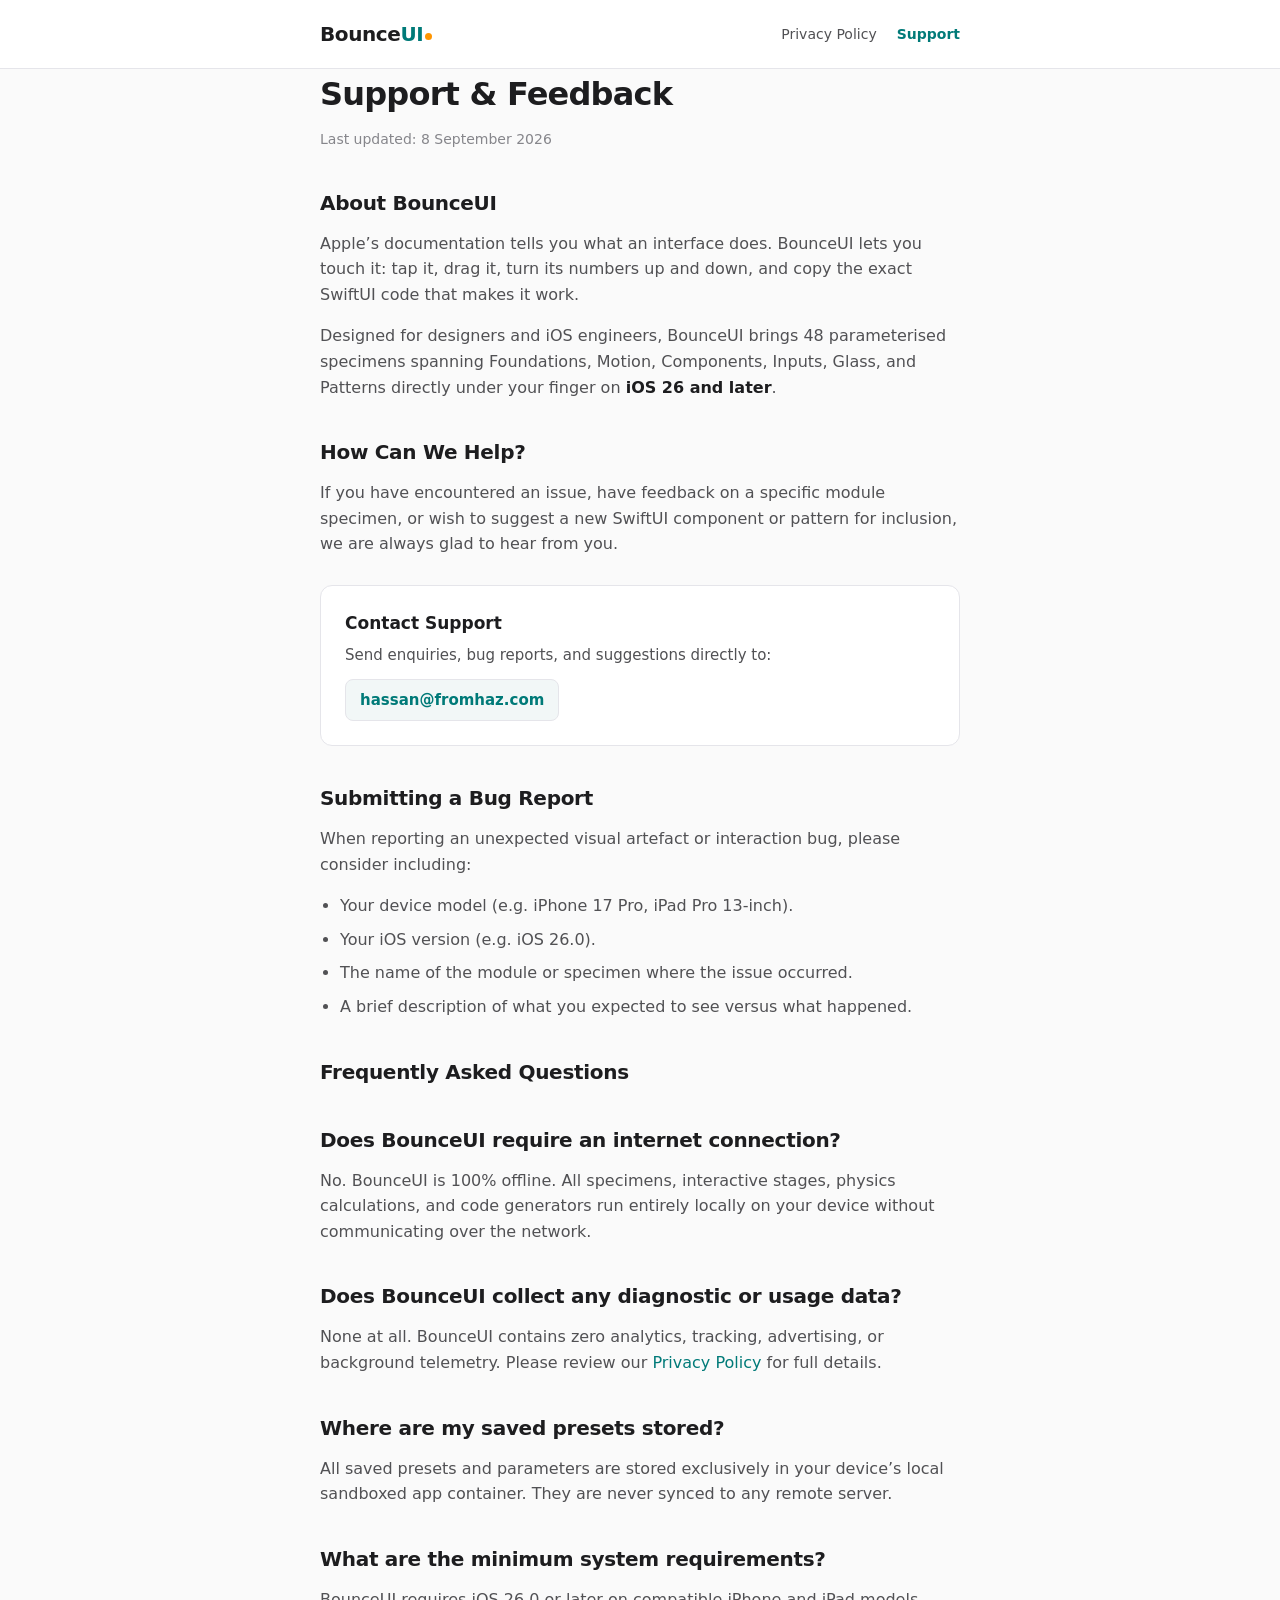
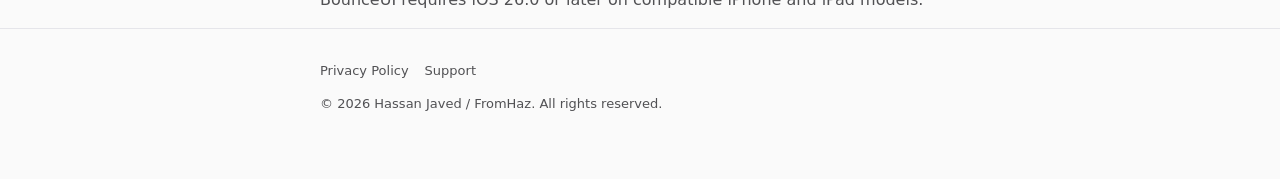
<file: support.html>
<!DOCTYPE html>
<html lang="en-GB">
<head>
  <meta charset="utf-8">
  <meta name="viewport" content="width=device-width, initial-scale=1.0">
  <title>Support — BounceUI</title>
  <meta name="description" content="Support and feedback for BounceUI, an offline SwiftUI interaction and motion laboratory for iOS.">
  <link rel="stylesheet" href="style.css">
</head>
<body>
  <header>
    <div class="container header-content">
      <a href="index.html" class="wordmark" aria-label="BounceUI Home">Bounce<span class="wordmark-tint">UI</span><span class="wordmark-dot" aria-hidden="true"></span></a>
      <nav aria-label="Site navigation">
        <a href="privacy.html">Privacy Policy</a>
        <a href="support.html" class="active" aria-current="page">Support</a>
      </nav>
    </div>
  </header>

  <main class="container">
    <article>
      <h1>Support &amp; Feedback</h1>
      <p class="meta">Last updated: 8 September 2026</p>

      <h2>About BounceUI</h2>
      <p>Apple’s documentation tells you what an interface does. BounceUI lets you touch it: tap it, drag it, turn its numbers up and down, and copy the exact SwiftUI code that makes it work.</p>
      <p>Designed for designers and iOS engineers, BounceUI brings 48 parameterised specimens spanning Foundations, Motion, Components, Inputs, Glass, and Patterns directly under your finger on <strong>iOS 26 and later</strong>.</p>

      <h2>How Can We Help?</h2>
      <p>If you have encountered an issue, have feedback on a specific module specimen, or wish to suggest a new SwiftUI component or pattern for inclusion, we are always glad to hear from you.</p>

      <div class="contact-card">
        <h3>Contact Support</h3>
        <p>Send enquiries, bug reports, and suggestions directly to:</p>
        <a class="email-link" href="mailto:hassan@fromhaz.com">hassan@fromhaz.com</a>
      </div>

      <h2>Submitting a Bug Report</h2>
      <p>When reporting an unexpected visual artefact or interaction bug, please consider including:</p>
      <ul>
        <li>Your device model (e.g. iPhone 17 Pro, iPad Pro 13-inch).</li>
        <li>Your iOS version (e.g. iOS 26.0).</li>
        <li>The name of the module or specimen where the issue occurred.</li>
        <li>A brief description of what you expected to see versus what happened.</li>
      </ul>

      <h2>Frequently Asked Questions</h2>

      <h2>Does BounceUI require an internet connection?</h2>
      <p>No. BounceUI is 100% offline. All specimens, interactive stages, physics calculations, and code generators run entirely locally on your device without communicating over the network.</p>

      <h2>Does BounceUI collect any diagnostic or usage data?</h2>
      <p>None at all. BounceUI contains zero analytics, tracking, advertising, or background telemetry. Please review our <a href="privacy.html">Privacy Policy</a> for full details.</p>

      <h2>Where are my saved presets stored?</h2>
      <p>All saved presets and parameters are stored exclusively in your device’s local sandboxed app container. They are never synced to any remote server.</p>

      <h2>What are the minimum system requirements?</h2>
      <p>BounceUI requires iOS 26.0 or later on compatible iPhone and iPad models.</p>
    </article>
  </main>

  <footer>
    <div class="container footer-content">
      <div class="footer-links">
        <a href="privacy.html">Privacy Policy</a>
        <a href="support.html">Support</a>
      </div>
      <p>&copy; 2026 Hassan Javed / FromHaz. All rights reserved.</p>
    </div>
  </footer>
</body>
</html>
</file>
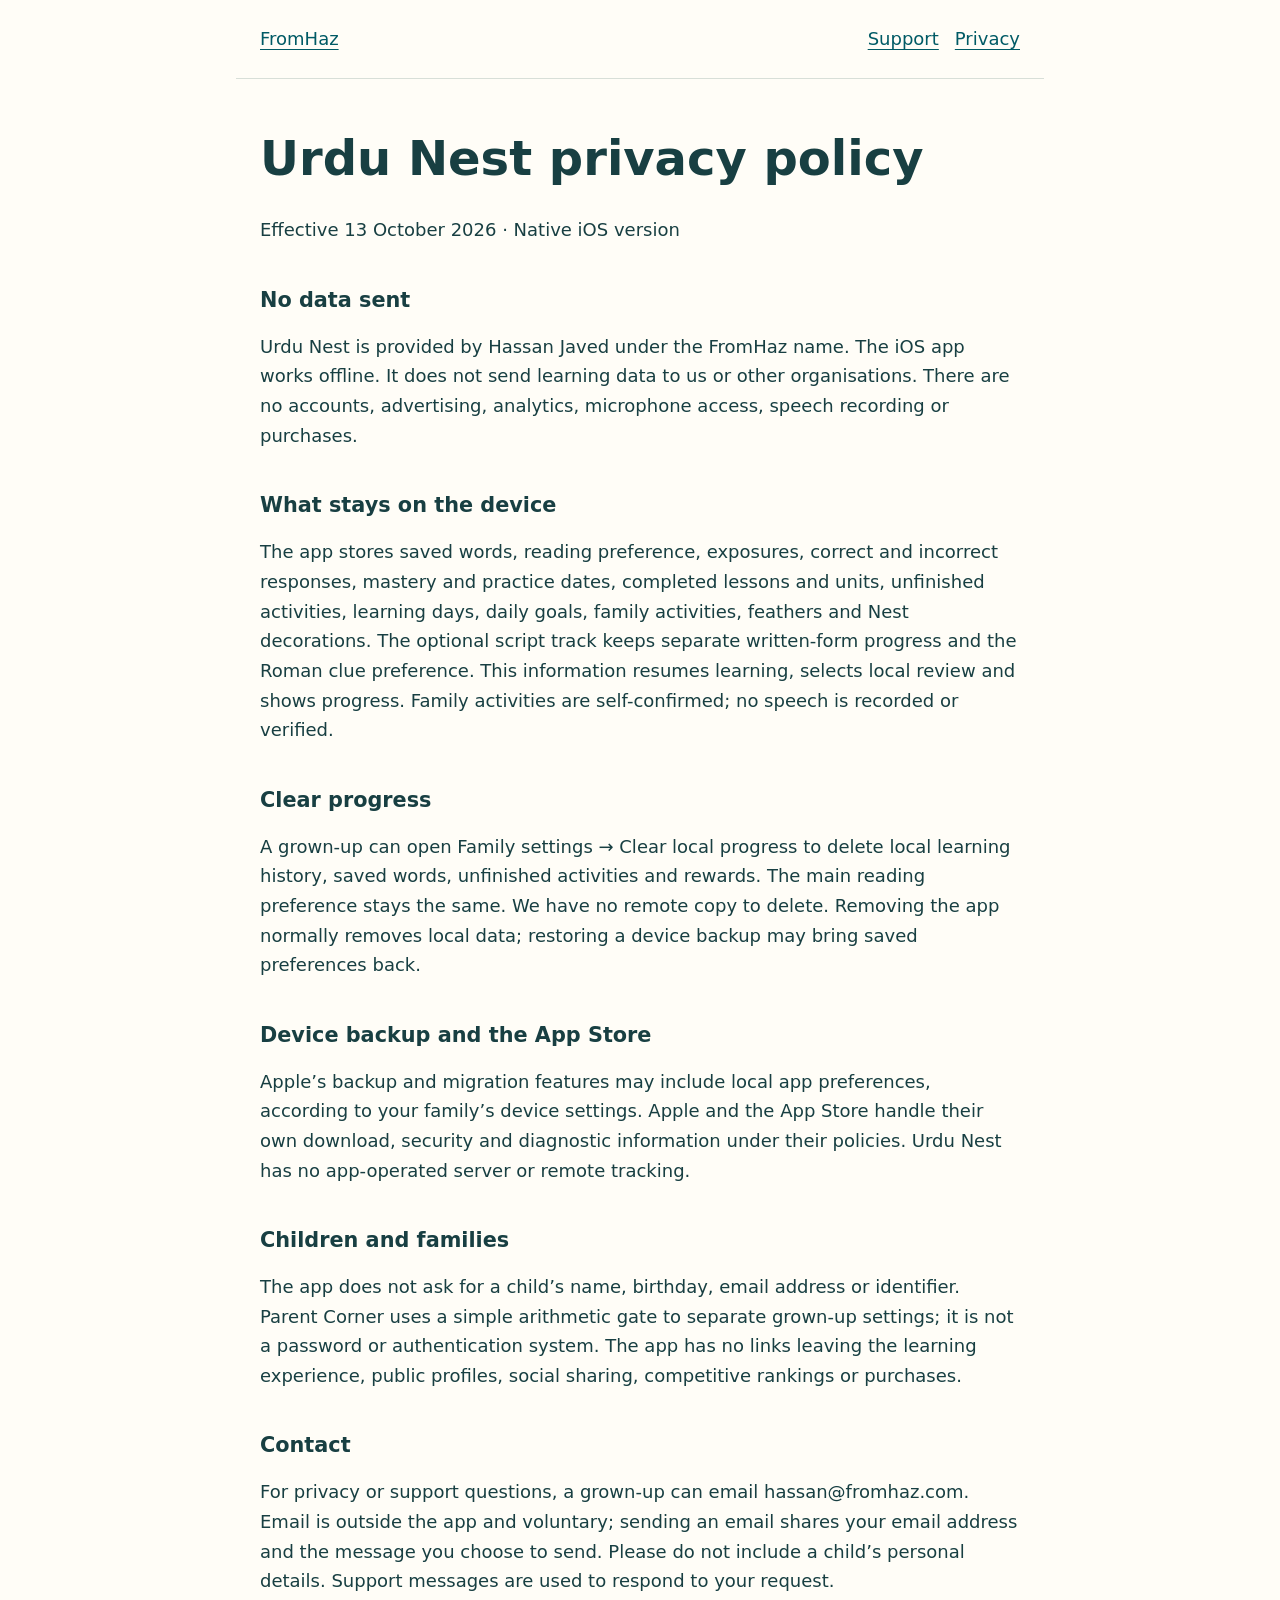
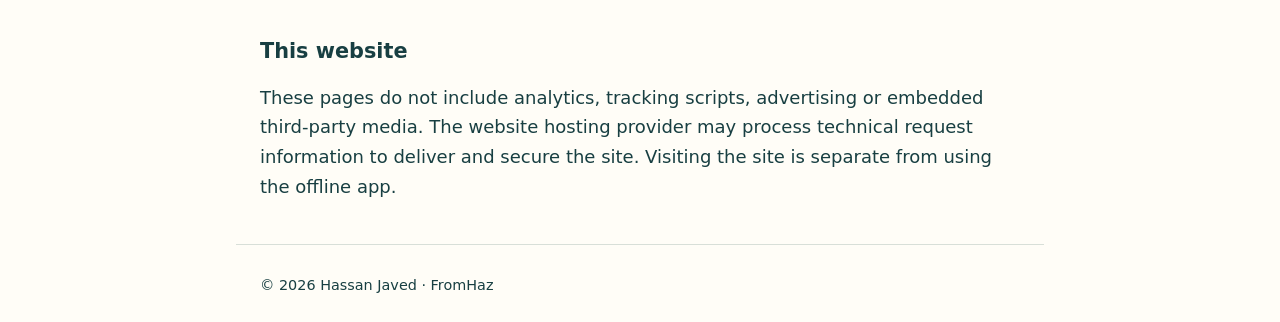
<file: urdu-nest-privacy.html>
<!doctype html>
<html lang="en-GB"><head><meta charset="utf-8"><meta name="viewport" content="width=device-width,initial-scale=1"><title>Urdu Nest privacy policy | FromHaz</title><meta name="description" content="How Urdu Nest keeps learning progress on your device without accounts, advertising, analytics or microphone access."><link rel="canonical" href="https://hasjx.github.io/bounceui-privacy/urdu-nest-privacy.html"><meta name="theme-color" content="#005a65"><style>body{margin:0;background:#fffdf7;color:#183f42;font:18px/1.65 system-ui,-apple-system,sans-serif}main,header,footer{max-width:760px;margin:auto;padding:24px}header{display:flex;justify-content:space-between;gap:20px;border-bottom:1px solid #d8dfd8}a{color:#005a65;text-underline-offset:.2em}h1{font-size:clamp(2rem,6vw,3rem);line-height:1.15;margin:.6em 0}h2{font-size:1.3rem;margin-top:2em;line-height:1.3}p,li{max-width:68ch}small{font-size:.9rem}footer{border-top:1px solid #d8dfd8}.skip{position:absolute;left:-9999px}.skip:focus{left:16px;background:white;padding:10px}a:focus-visible{outline:3px solid #e18332;outline-offset:5px}nav{display:flex;gap:16px;flex-wrap:wrap}@media(max-width:480px){header{display:block}nav{margin-top:12px}}</style></head><body><a class="skip" href="#main">Skip to content</a><header><a href="https://fromhaz.com/">FromHaz</a><nav aria-label="Urdu Nest"><a href="./urdu-nest-support.html">Support</a><a href="./urdu-nest-privacy.html">Privacy</a></nav></header><main id="main"><h1>Urdu Nest privacy policy</h1><p>Effective 13 October 2026 · Native iOS version</p><section><h2>No data sent</h2><p>Urdu Nest is provided by Hassan Javed under the FromHaz name. The iOS app works offline. It does not send learning data to us or other organisations. There are no accounts, advertising, analytics, microphone access, speech recording or purchases.</p></section><section><h2>What stays on the device</h2><p>The app stores saved words, reading preference, exposures, correct and incorrect responses, mastery and practice dates, completed lessons and units, unfinished activities, learning days, daily goals, family activities, feathers and Nest decorations. The optional script track keeps separate written-form progress and the Roman clue preference. This information resumes learning, selects local review and shows progress. Family activities are self-confirmed; no speech is recorded or verified.</p></section><section><h2>Clear progress</h2><p>A grown-up can open Family settings → Clear local progress to delete local learning history, saved words, unfinished activities and rewards. The main reading preference stays the same. We have no remote copy to delete. Removing the app normally removes local data; restoring a device backup may bring saved preferences back.</p></section><section><h2>Device backup and the App Store</h2><p>Apple’s backup and migration features may include local app preferences, according to your family’s device settings. Apple and the App Store handle their own download, security and diagnostic information under their policies. Urdu Nest has no app-operated server or remote tracking.</p></section><section><h2>Children and families</h2><p>The app does not ask for a child’s name, birthday, email address or identifier. Parent Corner uses a simple arithmetic gate to separate grown-up settings; it is not a password or authentication system. The app has no links leaving the learning experience, public profiles, social sharing, competitive rankings or purchases.</p></section><section><h2>Contact</h2><p>For privacy or support questions, a grown-up can email hassan@fromhaz.com. Email is outside the app and voluntary; sending an email shares your email address and the message you choose to send. Please do not include a child’s personal details. Support messages are used to respond to your request.</p></section><section><h2>This website</h2><p>These pages do not include analytics, tracking scripts, advertising or embedded third-party media. The website hosting provider may process technical request information to deliver and secure the site. Visiting the site is separate from using the offline app.</p></section></main><footer><small>© 2026 Hassan Javed · FromHaz</small></footer></body></html>
</file>
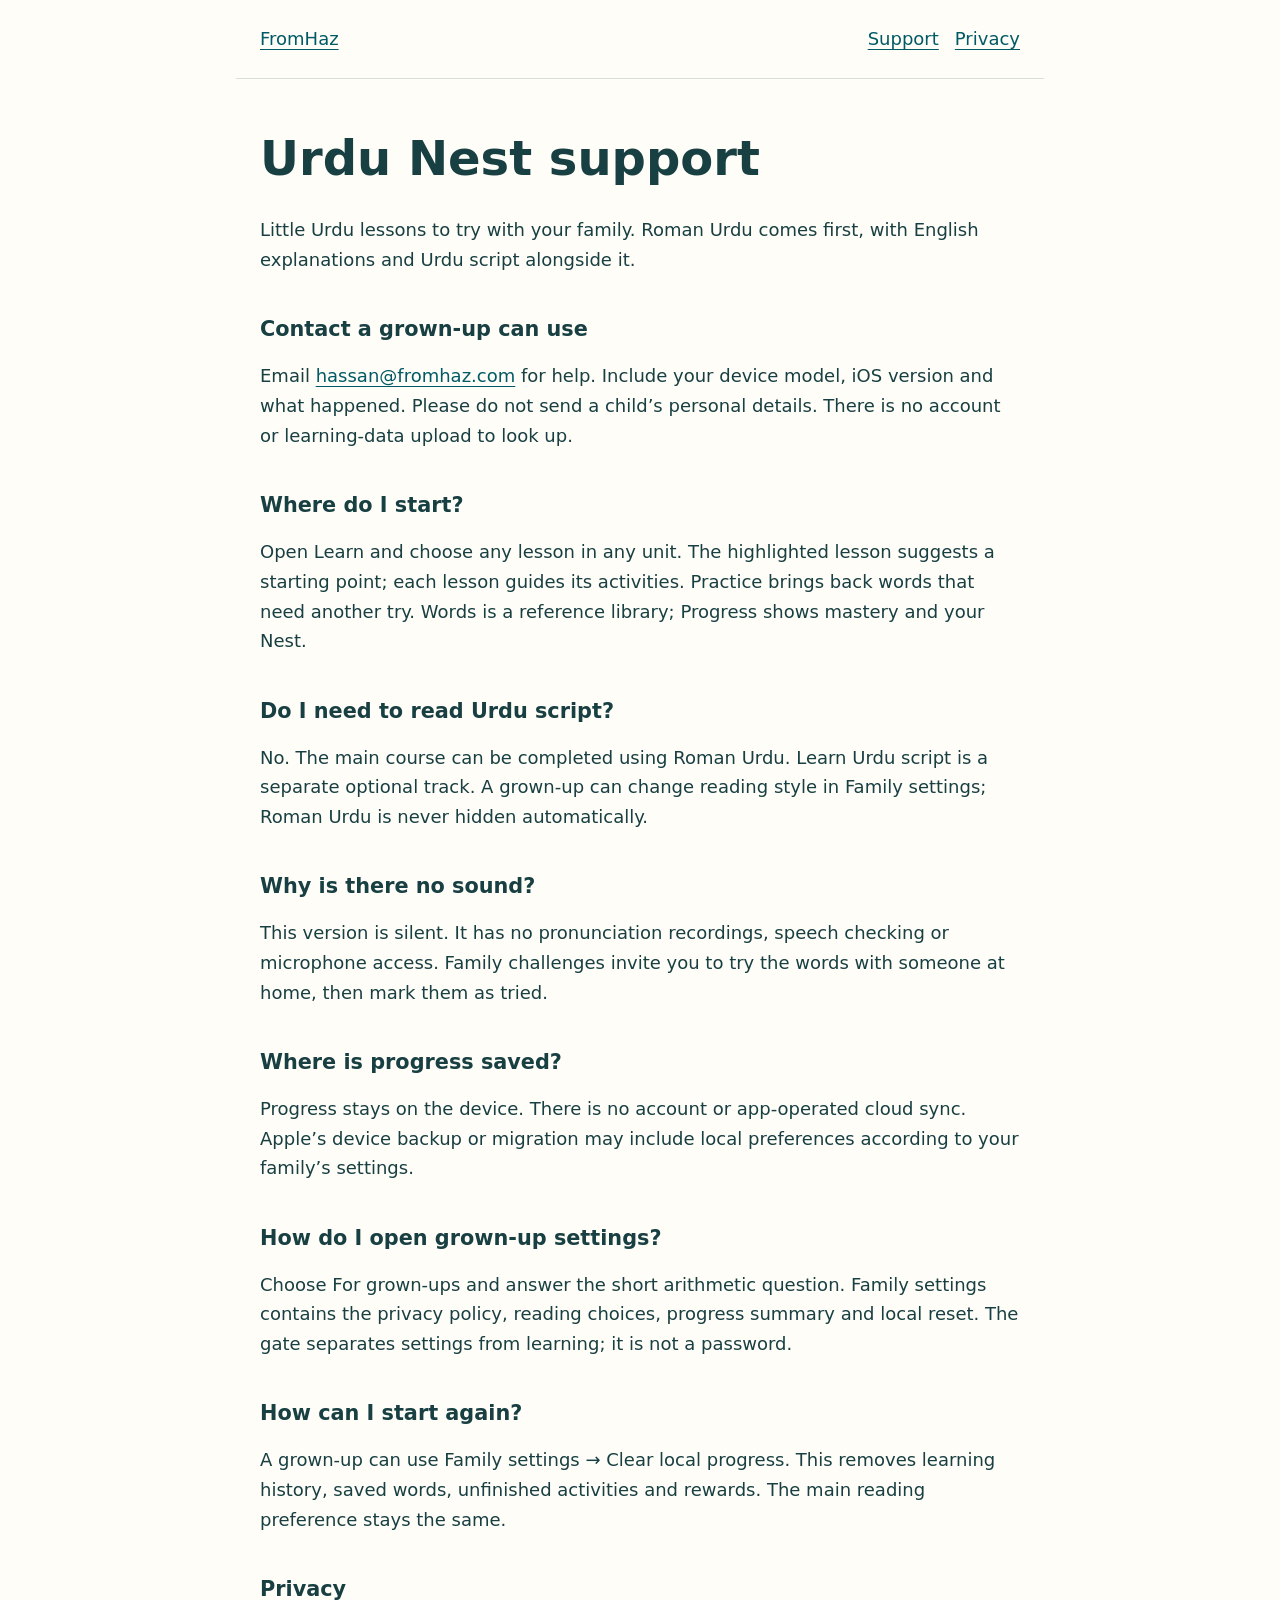
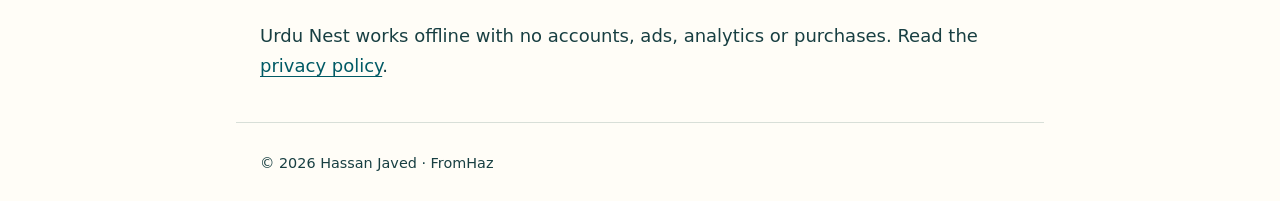
<file: urdu-nest-support.html>
<!doctype html>
<html lang="en-GB"><head><meta charset="utf-8"><meta name="viewport" content="width=device-width,initial-scale=1"><title>Urdu Nest support | FromHaz</title><meta name="description" content="Support for Urdu Nest, a Roman-first offline Urdu learning app for children and families."><link rel="canonical" href="https://hasjx.github.io/bounceui-privacy/urdu-nest-support.html"><meta name="theme-color" content="#005a65"><style>body{margin:0;background:#fffdf7;color:#183f42;font:18px/1.65 system-ui,-apple-system,sans-serif}main,header,footer{max-width:760px;margin:auto;padding:24px}header{display:flex;justify-content:space-between;gap:20px;border-bottom:1px solid #d8dfd8}a{color:#005a65;text-underline-offset:.2em}h1{font-size:clamp(2rem,6vw,3rem);line-height:1.15;margin:.6em 0}h2{font-size:1.3rem;margin-top:2em;line-height:1.3}p,li{max-width:68ch}small{font-size:.9rem}footer{border-top:1px solid #d8dfd8}.skip{position:absolute;left:-9999px}.skip:focus{left:16px;background:white;padding:10px}a:focus-visible{outline:3px solid #e18332;outline-offset:5px}nav{display:flex;gap:16px;flex-wrap:wrap}@media(max-width:480px){header{display:block}nav{margin-top:12px}}</style></head><body><a class="skip" href="#main">Skip to content</a><header><a href="https://fromhaz.com/">FromHaz</a><nav aria-label="Urdu Nest"><a href="./urdu-nest-support.html">Support</a><a href="./urdu-nest-privacy.html">Privacy</a></nav></header><main id="main"><h1>Urdu Nest support</h1><p>Little Urdu lessons to try with your family. Roman Urdu comes first, with English explanations and Urdu script alongside it.</p><h2>Contact a grown-up can use</h2><p>Email <a href="mailto:hassan@fromhaz.com?subject=Urdu%20Nest%20support">hassan@fromhaz.com</a> for help. Include your device model, iOS version and what happened. Please do not send a child’s personal details. There is no account or learning-data upload to look up.</p><h2>Where do I start?</h2><p>Open Learn and choose any lesson in any unit. The highlighted lesson suggests a starting point; each lesson guides its activities. Practice brings back words that need another try. Words is a reference library; Progress shows mastery and your Nest.</p><h2>Do I need to read Urdu script?</h2><p>No. The main course can be completed using Roman Urdu. Learn Urdu script is a separate optional track. A grown-up can change reading style in Family settings; Roman Urdu is never hidden automatically.</p><h2>Why is there no sound?</h2><p>This version is silent. It has no pronunciation recordings, speech checking or microphone access. Family challenges invite you to try the words with someone at home, then mark them as tried.</p><h2>Where is progress saved?</h2><p>Progress stays on the device. There is no account or app-operated cloud sync. Apple’s device backup or migration may include local preferences according to your family’s settings.</p><h2>How do I open grown-up settings?</h2><p>Choose For grown-ups and answer the short arithmetic question. Family settings contains the privacy policy, reading choices, progress summary and local reset. The gate separates settings from learning; it is not a password.</p><h2>How can I start again?</h2><p>A grown-up can use Family settings → Clear local progress. This removes learning history, saved words, unfinished activities and rewards. The main reading preference stays the same.</p><h2>Privacy</h2><p>Urdu Nest works offline with no accounts, ads, analytics or purchases. Read the <a href="./urdu-nest-privacy.html">privacy policy</a>.</p></main><footer><small>© 2026 Hassan Javed · FromHaz</small></footer></body></html>
</file>
<file: style.css>
/* BounceUI — Clean iOS-inspired styling for privacy & support */

:root {
  --color-bg: #fafafa;
  --color-surface: #ffffff;
  --color-text: #1d1d1f;
  --color-text-secondary: #515154;
  --color-text-muted: #86868b;
  --color-border: #e5e5ea;
  --color-teal: #007a78;
  --color-teal-hover: #005a58;
  --color-orange: #ff9500;
  --color-callout-bg: #f2f7f7;
  --font-sans: -apple-system, BlinkMacSystemFont, "SF Pro Text", "SF Pro Display", system-ui, sans-serif;
  --font-mono: ui-monospace, "SF Mono", Menlo, Monaco, Consolas, monospace;
  --max-width: 680px;
}

@media (prefers-color-scheme: dark) {
  :root {
    --color-bg: #000000;
    --color-surface: #1c1c1e;
    --color-text: #f5f5f7;
    --color-text-secondary: #a1a1a6;
    --color-text-muted: #6e6e73;
    --color-border: #2c2c2e;
    --color-teal: #2fd1c5;
    --color-teal-hover: #5ae0d6;
    --color-orange: #ff9f0a;
    --color-callout-bg: #102423;
  }
}

* {
  box-sizing: border-box;
  margin: 0;
  padding: 0;
}

body {
  font-family: var(--font-sans);
  font-size: 16px;
  line-height: 1.6;
  color: var(--color-text);
  background-color: var(--color-bg);
  -webkit-font-smoothing: antialiased;
  -moz-osx-font-smoothing: grayscale;
}

.container {
  max-width: var(--max-width);
  margin: 0 auto;
  padding: 0 20px;
}

/* Header & Wordmark */
header {
  border-bottom: 1px solid var(--color-border);
  background-color: var(--color-surface);
  padding: 18px 0;
}

.header-content {
  display: flex;
  align-items: center;
  justify-content: space-between;
}

.wordmark {
  font-size: 20px;
  font-weight: 800;
  letter-spacing: -0.02em;
  color: var(--color-text);
  text-decoration: none;
  display: inline-flex;
  align-items: baseline;
}

.wordmark-tint {
  color: var(--color-teal);
}

.wordmark-dot {
  display: inline-block;
  width: 7px;
  height: 7px;
  background-color: var(--color-orange);
  border-radius: 50%;
  margin-left: 2px;
  vertical-align: baseline;
  position: relative;
  top: -1px;
}

nav {
  display: flex;
  gap: 20px;
}

nav a {
  font-size: 14px;
  font-weight: 500;
  color: var(--color-text-secondary);
  text-decoration: none;
  transition: color 0.15s ease;
}

nav a:hover,
nav a.active {
  color: var(--color-teal);
}

nav a.active {
  font-weight: 600;
}

/* Main Content */
main {
  padding: 48px 0 64px;
}

h1 {
  font-size: 32px;
  font-weight: 700;
  letter-spacing: -0.025em;
  margin-bottom: 8px;
  color: var(--color-text);
}

.meta {
  font-size: 14px;
  color: var(--color-text-muted);
  margin-bottom: 36px;
}

h2 {
  font-size: 20px;
  font-weight: 600;
  letter-spacing: -0.015em;
  margin-top: 36px;
  margin-bottom: 12px;
  color: var(--color-text);
}

p {
  margin-bottom: 16px;
  color: var(--color-text-secondary);
}

p strong {
  color: var(--color-text);
  font-weight: 600;
}

ul {
  margin: 0 0 20px 20px;
  color: var(--color-text-secondary);
}

li {
  margin-bottom: 8px;
}

/* Callout block */
.callout {
  background-color: var(--color-callout-bg);
  border: 1px solid var(--color-border);
  border-left: 3px solid var(--color-teal);
  border-radius: 8px;
  padding: 16px 20px;
  margin: 24px 0;
}

.callout p {
  margin-bottom: 0;
  color: var(--color-text);
  font-size: 15px;
}

.callout p strong {
  color: var(--color-teal);
}

/* Links */
a {
  color: var(--color-teal);
  text-decoration: none;
}

a:hover {
  text-decoration: underline;
}

/* Contact box */
.contact-card {
  background-color: var(--color-surface);
  border: 1px solid var(--color-border);
  border-radius: 12px;
  padding: 24px;
  margin: 28px 0;
}

.contact-card h3 {
  font-size: 17px;
  font-weight: 600;
  margin-bottom: 6px;
}

.contact-card p {
  font-size: 15px;
  margin-bottom: 12px;
}

.contact-card .email-link {
  display: inline-block;
  font-size: 15px;
  font-weight: 600;
  color: var(--color-teal);
  padding: 8px 14px;
  background-color: var(--color-callout-bg);
  border-radius: 8px;
  border: 1px solid var(--color-border);
}

.contact-card .email-link:hover {
  text-decoration: none;
  background-color: var(--color-teal);
  color: #ffffff;
}

/* Footer */
footer {
  border-top: 1px solid var(--color-border);
  padding: 32px 0 48px;
  color: var(--color-text-muted);
  font-size: 13px;
}

.footer-content {
  display: flex;
  flex-direction: column;
  gap: 12px;
}

.footer-links {
  display: flex;
  gap: 16px;
}

.footer-links a {
  color: var(--color-text-secondary);
  font-size: 13px;
}

.footer-links a:hover {
  color: var(--color-teal);
}

@media (max-width: 480px) {
  h1 {
    font-size: 28px;
  }
  main {
    padding: 32px 0 48px;
  }
}
</file>
